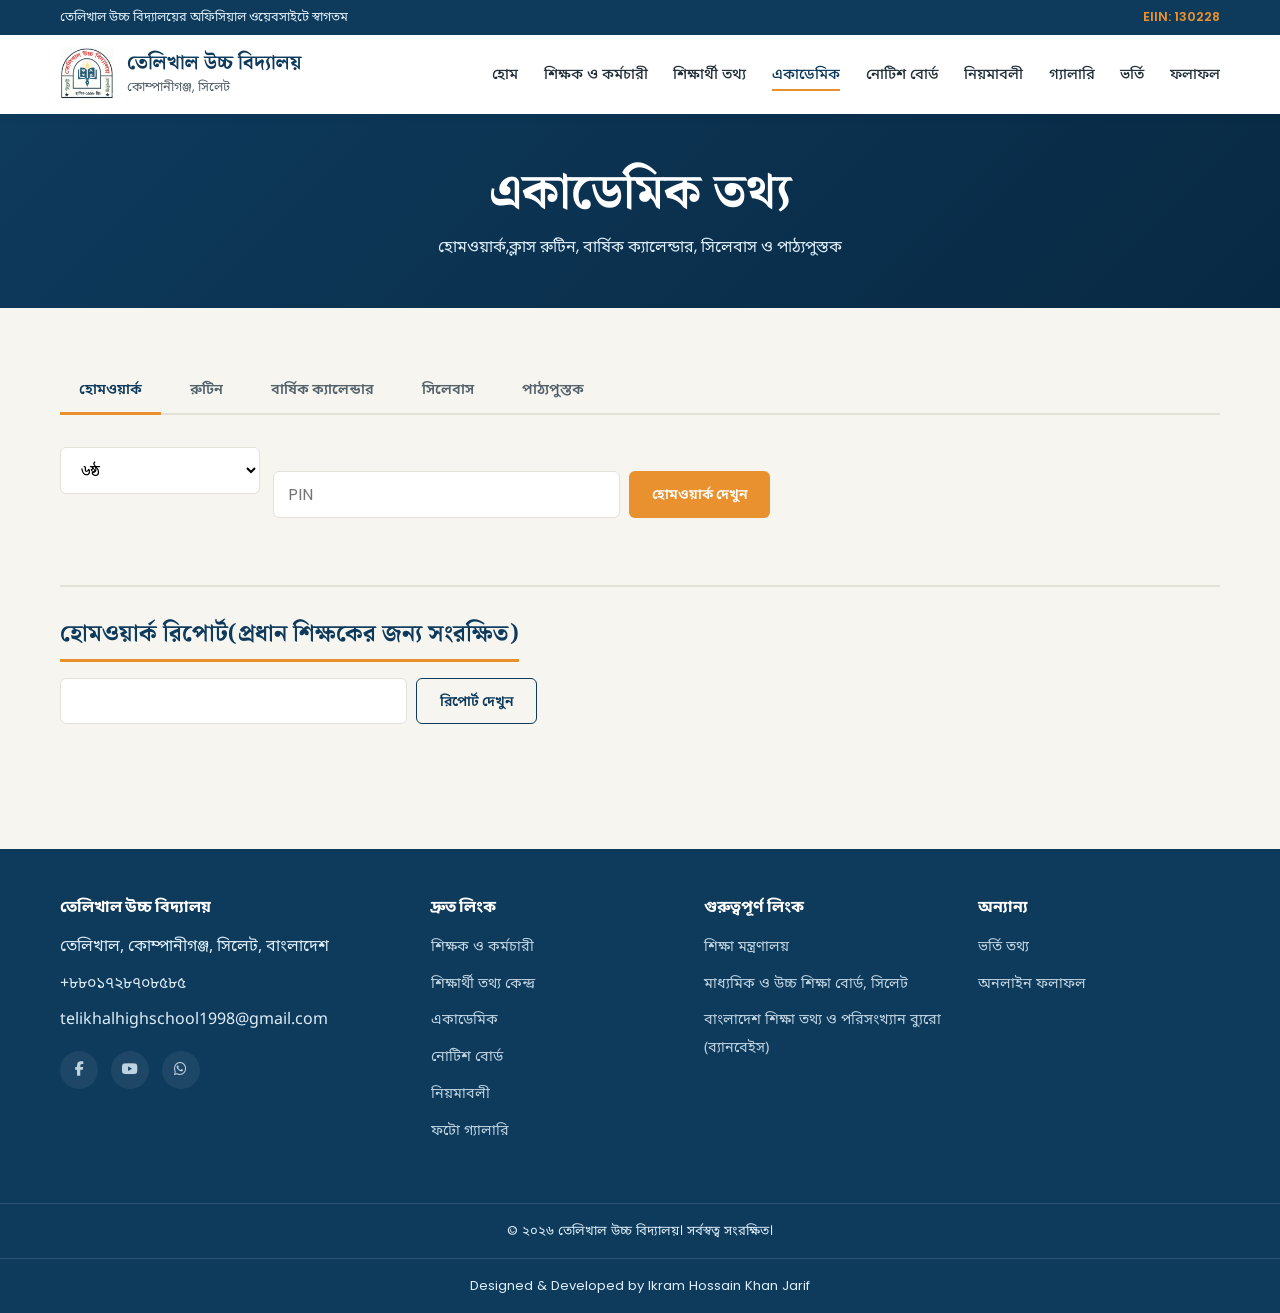
<file: academic.html>
<!DOCTYPE html>
<html lang="bn">
<head>
<meta charset="UTF-8">
<meta name="viewport" content="width=device-width, initial-scale=1.0,viewport-fit=cover">
<meta name="color-scheme" content="light">
<script>
  if (window.matchMedia('(display-mode: standalone)').matches || window.navigator.standalone) {
    document.documentElement.classList.add('pwa-standalone');
  }
</script>
<title>একাডেমিক | তেলিখাল উচ্চ বিদ্যালয়</title>
<meta name="description" content="তেলিখাল উচ্চ বিদ্যালয়ের ক্লাস রুটিন, বার্ষিক ক্যালেন্ডার, সিলেবাস ও পাঠ্যপুস্তক">

<!-- SEO: Canonical URL -->
<link rel="canonical" href="https://tkhs.edu.bd/academic.html">


<meta property="og:type" content="website">
<meta property="og:site_name" content="তেলিখাল উচ্চ বিদ্যালয় | Telikhal High School">
<meta property="og:title" content="একাডেমিক |তেলিখাল উচ্চ বিদ্যালয় | Telikhal High School | কোম্পানীগঞ্জ, সিলেট">
<meta property="og:description" content="তেলিখাল উচ্চ বিদ্যালয়ের ক্লাস রুটিন, বার্ষিক ক্যালেন্ডার, সিলেবাস ও পাঠ্যপুস্তক">
<meta property="og:image" content="https://tkhs.edu.bd/assets/images/logo/school-logo.png">
<meta property="og:url" content="https://tkhs.edu.bd/academic.html">

<!-- SEO: Twitter Card -->
<meta name="twitter:card" content="summary">
<meta name="twitter:title" content="একাডেমিক |তেলিখাল উচ্চ বিদ্যালয় | Telikhal High School">
<meta name="twitter:description" content="তেলিখাল উচ্চ বিদ্যালয়ের ক্লাস রুটিন, বার্ষিক ক্যালেন্ডার, সিলেবাস ও পাঠ্যপুস্তক">
<meta name="twitter:image" content="https://tkhs.edu.bd/assets/images/logo/school-logo.png">

<link rel="icon" href="assets/images/logo/school-logo.png" type="image/png">
<link rel="preconnect" href="https://fonts.googleapis.com">
<link href="https://fonts.googleapis.com/css2?family=Noto+Serif+Bengali:wght@500;600;700&family=Noto+Sans+Bengali:wght@400;500;600;700&family=Poppins:wght@400;500;600;700&display=swap" rel="stylesheet">
<link rel="stylesheet" href="https://cdnjs.cloudflare.com/ajax/libs/font-awesome/6.7.2/css/all.min.css" > 
<link rel="stylesheet" href="assets/css/base.css">
<link rel="stylesheet" href="assets/css/layout.css">
<link rel="stylesheet" href="assets/css/components.css">
<link rel="stylesheet" href="assets/css/pages/teachers.css">
<link rel="stylesheet" href="assets/css/pages/academic.css">
</head>
<body>
<div id="offline-banner" class="offline-banner" style="display:none;">📡 আপনি অফলাইনে আছেন — ইন্টারনেট সংযোগ নিশ্চিত করুন </div>
<div id="ptr-indicator" class="ptr-indicator"><img src="assets/images/logo/school-logo.png" alt=""></div>

<!-- ===================== Header ===================== -->
<header class="site-header">
  <div class="header-top">
    <div class="container">
      <span>তেলিখাল উচ্চ বিদ্যালয়ের অফিসিয়াল ওয়েবসাইটে স্বাগতম</span>
      <span class="eiin school-eiin">EIIN: ...</span>
    </div>
  </div>
  <div class="header-main">
    <div class="container">
      <div class="brand">
        <img class="school-logo" src="assets/images/logo/school-logo.png" alt="স্কুল লোগো" onerror="this.src='https://via.placeholder.com/54x54.png?text=Logo'">
        <div class="brand-name">
          <h1 class="school-name-bn">তেলিখাল উচ্চ বিদ্যালয়</h1>
          <p>কোম্পানীগঞ্জ, সিলেট</p>
        </div>
      </div>
      <nav class="navbar">
        <ul class="nav-list" id="nav-list"></ul>
      </nav>
      <button class="nav-toggle" aria-label="মেনু খুলুন"><span></span><span></span><span></span></button>
    </div>
  </div>
</header>

<!-- ===================== Page Banner ===================== -->
<section class="page-banner">
  <div class="container">
    <h1>একাডেমিক তথ্য</h1>
    <p>হোমওয়ার্ক,ক্লাস রুটিন, বার্ষিক ক্যালেন্ডার, সিলেবাস ও পাঠ্যপুস্তক </p> 
  </div>
</section>

<div class="container">
  <section class="section">

    <!-- Tabs -->
    <div class="academic-tabs">
      <button class="academic-tab-btn active" data-target="panel-homework">হোমওয়ার্ক</button>
      <button class="academic-tab-btn" data-target="panel-routine">রুটিন</button>
      <button class="academic-tab-btn" data-target="panel-calendar">বার্ষিক ক্যালেন্ডার</button>
      <button class="academic-tab-btn" data-target="panel-syllabus">সিলেবাস</button>
      <button class="academic-tab-btn" data-target="panel-textbook">পাঠ্যপুস্তক</button>
    </div>


            <!-- ===== Homework Panel ===== -->
    <div class="academic-panel active" id="panel-homework">

      <!-- ক্লাস-পিন দিয়ে হোমওয়ার্ক দেখা -->
      <form class="homework-gate" id="homework-gate-form">
        <div class="academic-selector">
          <select class="academic-select" id="hw-class" required>
            <option value="৬ষ্ঠ">৬ষ্ঠ</option>
            <option value="৭ম">৭ম</option>
            <option value="৮ম">৮ম</option>
            <option value="৯ম">৯ম</option>
            <option value="১০ম">১০ম</option>
          </select>
          <select class="academic-select" id="hw-group" style="display:none;">
            <option value="বিজ্ঞান">বিজ্ঞান</option>
            <option value="মানবিক">মানবিক</option>
            <option value="ব্যবসায় শিক্ষা">ব্যবসায় শিক্ষা</option>
          </select>
        </div>
        <div class="homework-pin-row">
          <input type="password" id="hw-pin" inputmode="numeric" maxlength="4" placeholder="PIN " required>
          <button type="submit" class="btn btn-primary">হোমওয়ার্ক দেখুন</button>
        </div>
      </form>
      <div class="form-error-box" id="homework-error" style="display:none;"></div>
      <div class="homework-list" id="homework-list-wrap"></div>

      <div class="headteacher-report-section">
        <div class="section-title" style="text-align:left; margin-bottom:1rem;"><h3><span>হোমওয়ার্ক রিপোর্ট(প্রধান শিক্ষকের জন্য সংরক্ষিত)</span></h3></div>
        <form class="homework-gate" id="report-gate-form">
          <div class="homework-pin-row">
            <input type="password" id="report-pin" inputmode="numeric" maxlength="6" required>
            <button type="submit" class="btn btn-outline">রিপোর্ট দেখুন</button>
          </div>
        </form>
        <div class="form-error-box" id="report-error" style="display:none;"></div>
        <div id="report-wrap"></div>
      </div>
    </div>
    
    <!-- ===== Routine Panel ===== -->
    <div class="academic-panel" id="panel-routine">
      <div class="academic-subtabs">
        <button class="academic-subtab-btn active" data-subtarget="subpanel-class-routine">ক্লাস রুটিন</button>
        <button class="academic-subtab-btn" data-subtarget="subpanel-exam-routine">পরীক্ষার রুটিন</button>
      </div>

      <div class="academic-subpanel active" id="subpanel-class-routine">
        <div class="academic-selector" id="routine-selector"></div>
        <div id="routine-link-wrap"></div>
      </div>

      <div class="academic-subpanel" id="subpanel-exam-routine">
        <div class="academic-selector" id="exam-routine-selector"></div>
        <div id="exam-routine-link-wrap"></div>
      </div>
    </div>

    <!-- ===== Calendar Panel ===== -->
    <div class="academic-panel" id="panel-calendar">
      <div id="calendar-pdf-wrap"></div>

      <p class="routine-updated" id="academic-year-label" style="margin-top:2rem;"></p>
      <div class="section-title" style="text-align:left; margin-bottom:1rem;"><h3><span>গুরুত্বপূর্ণ দিন ও ইভেন্ট</span></h3></div>
      <div class="event-list" id="event-list"></div>

      <div class="section-title" style="text-align:left; margin: 2rem 0 1rem;"><h3><span>সাধারণ ছুটির তালিকা</span></h3></div>
      <div class="holiday-grid" id="holiday-grid"></div>
    </div>

    <!-- ===== Syllabus Panel ===== -->
    <div class="academic-panel" id="panel-syllabus">
      <div class="academic-selector" id="syllabus-selector"></div>
      <div class="subject-resource-list" id="syllabus-list-wrap"></div>
    </div>

    <!-- ===== Textbook Panel ===== -->
    <div class="academic-panel" id="panel-textbook">
      <div class="academic-selector" id="textbook-selector"></div>
      <div class="subject-resource-list" id="textbook-list-wrap"></div>
    </div>

  </section>
</div>

<!-- ===================== Footer ===================== -->
<footer class="site-footer">
  <div class="container footer-grid">
    <div>
      <h4 class="school-name-bn">তেলিখাল উচ্চ বিদ্যালয়</h4>
      <ul id="footer-contact"></ul>
      <div class="footer-social" id="footer-social"></div>
    </div>
    <div>
      <h4>দ্রুত লিংক</h4>
      <ul id="footer-quick-links"></ul>
    </div>
    <div>
      <h4>গুরুত্বপূর্ণ লিংক</h4>
      <ul id="footer-important-links"></ul>
    </div>
    <div>
      <h4>অন্যান্য</h4>
      <ul>
        <li><a href="admission.html">ভর্তি তথ্য</a></li>
        <li><a href="result.html">অনলাইন ফলাফল</a></li>
      </ul>
    </div>
  </div>
  <div class="footer-bottom">
    &copy; ২০২৬ তেলিখাল উচ্চ বিদ্যালয়। সর্বস্বত্ব সংরক্ষিত।
  </div>
  <div class="footer-bottom">
 <a href="https://jarif.is-a.dev" target="_blank" rel="noopener noreferrer">Designed & Developed by Ikram Hossain Khan Jarif</a>
  </div>
</footer>

<script type="module" src="assets/js/pages/academic.js"></script>
<script src="assets/js/core/registerSW.js"></script>
<nav class="pwa-tabbar" aria-label="দ্রুত নেভিগেশন">
  <a href="index.html" class="pwa-tab-item"><span>🏠</span><small>হোম</small></a>
  <a href="notices.html" class="pwa-tab-item"><span>📢</span><small>নোটিশ</small></a>
  <a href="academic.html" class="pwa-tab-item"><span>📚</span><small>একাডেমিক</small></a>
  <a href="#" class="pwa-tab-item" id="pwa-menu-toggle"><span>☰</span><small>মেনু</small></a>
</body>
</html>
</file>
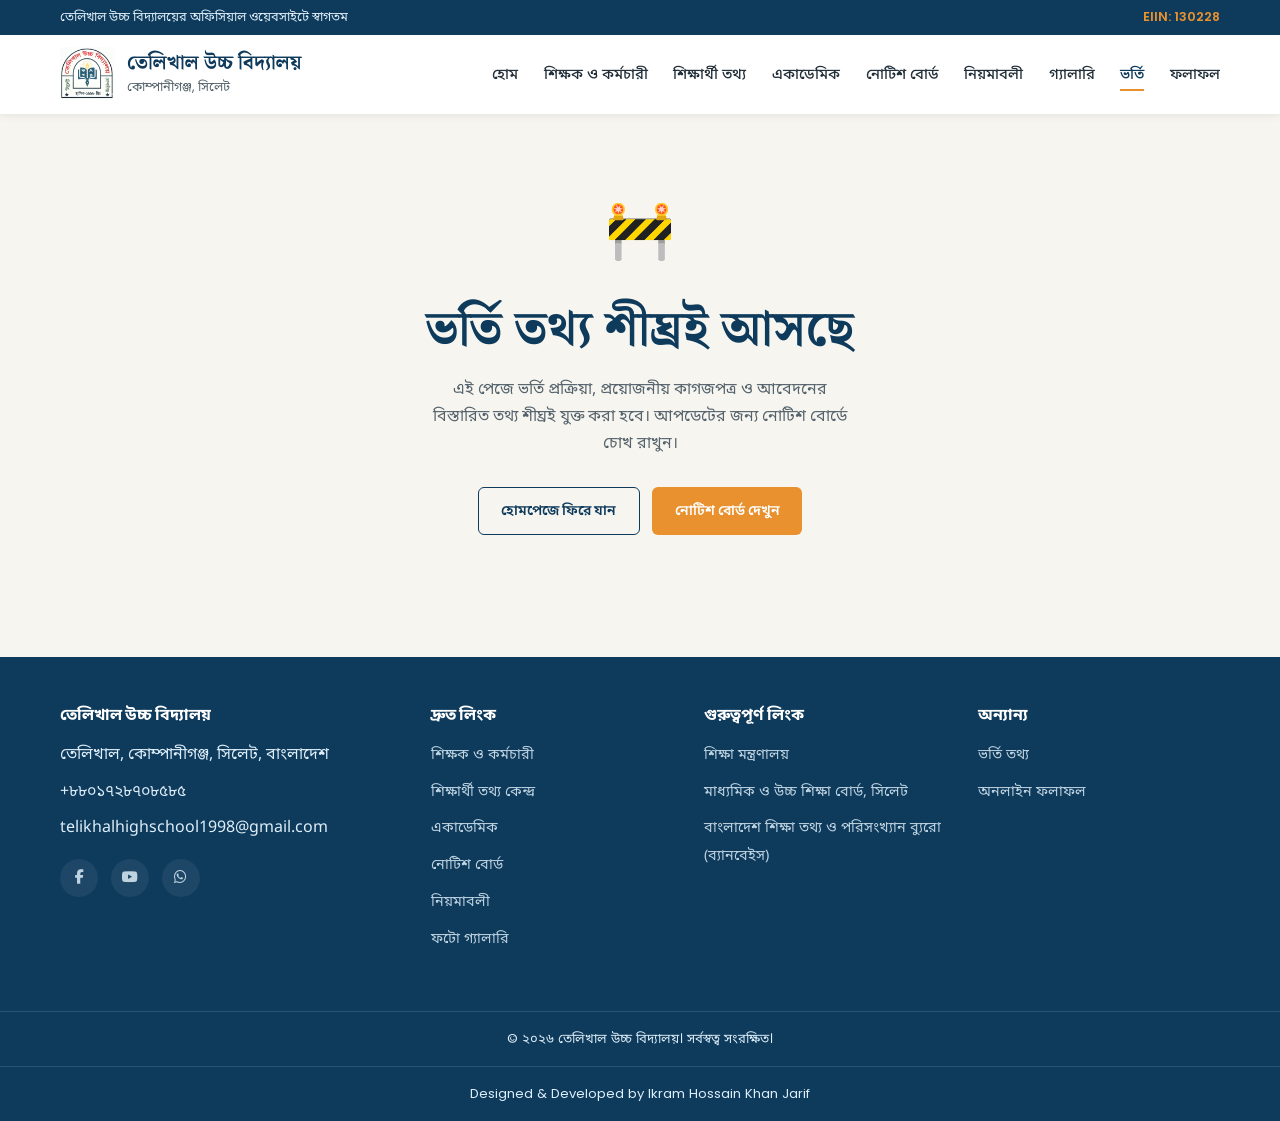
<file: admission.html>
<!DOCTYPE html>
<html lang="bn">
<head>
<meta charset="UTF-8">
<meta name="viewport" content="width=device-width, initial-scale=1.0,viewport-fit=cover">
<meta name="color-scheme" content="light">
<script>
  if (window.matchMedia('(display-mode: standalone)').matches || window.navigator.standalone) {
    document.documentElement.classList.add('pwa-standalone');
  }
</script>
<title>ভর্তি তথ্য | তেলিখাল উচ্চ বিদ্যালয়</title>
<meta name="description" content="তেলিখাল উচ্চ বিদ্যালয়ের ভর্তি সংক্রান্ত তথ্য শীঘ্রই আসছে">

<!-- SEO: Canonical URL -->
<link rel="canonical" href="https://tkhs.edu.bd/admission.html">


<meta property="og:type" content="website">
<meta property="og:site_name" content="তেলিখাল উচ্চ বিদ্যালয় | Telikhal High School">
<meta property="og:title" content="ভর্তি তথ্য |তেলিখাল উচ্চ বিদ্যালয় | Telikhal High School | কোম্পানীগঞ্জ, সিলেট">
<meta property="og:description" content="তেলিখাল উচ্চ বিদ্যালয়ের ভর্তি সংক্রান্ত তথ্য শীঘ্রই আসছে">
<meta property="og:image" content="https://tkhs.edu.bd/assets/images/logo/school-logo.png">
<meta property="og:url" content="https://tkhs.edu.bd/admission.html">

<!-- SEO: Twitter Card -->
<meta name="twitter:card" content="summary">
<meta name="twitter:title" content="ভর্তি তথ্য |তেলিখাল উচ্চ বিদ্যালয় | Telikhal High School">
<meta name="twitter:description" content="তেলিখাল উচ্চ বিদ্যালয়ের ভর্তি সংক্রান্ত তথ্য শীঘ্রই আসছে">
<meta name="twitter:image" content="https://tkhs.edu.bd/assets/images/logo/school-logo.png">

<link rel="icon" href="assets/images/logo/school-logo.png" type="image/png">
<link rel="preconnect" href="https://fonts.googleapis.com">
<link href="https://fonts.googleapis.com/css2?family=Noto+Serif+Bengali:wght@500;600;700&family=Noto+Sans+Bengali:wght@400;500;600;700&family=Poppins:wght@400;500;600;700&display=swap" rel="stylesheet">
<link rel="stylesheet" href="https://cdnjs.cloudflare.com/ajax/libs/font-awesome/6.7.2/css/all.min.css" > 
<link rel="stylesheet" href="assets/css/base.css">
<link rel="stylesheet" href="assets/css/layout.css">
<link rel="stylesheet" href="assets/css/components.css">
<link rel="stylesheet" href="assets/css/pages/coming-soon.css">
</head>
<body>
<div id="offline-banner" class="offline-banner" style="display:none;">📡 আপনি অফলাইনে আছেন — ইন্টারনেট সংযোগ নিশ্চিত করুন </div>
<div id="ptr-indicator" class="ptr-indicator"><img src="assets/images/logo/school-logo.png" alt=""></div>
<!-- ===================== Header ===================== -->
<header class="site-header">
  <div class="header-top">
    <div class="container">
      <span>তেলিখাল উচ্চ বিদ্যালয়ের অফিসিয়াল ওয়েবসাইটে স্বাগতম</span>
      <span class="eiin school-eiin">EIIN: ...</span>
    </div>
  </div>
  <div class="header-main">
    <div class="container">
      <div class="brand">
        <img class="school-logo" src="assets/images/logo/school-logo.png" alt="স্কুল লোগো" onerror="this.src='https://via.placeholder.com/54x54.png?text=Logo'">
        <div class="brand-name">
          <h1 class="school-name-bn">তেলিখাল উচ্চ বিদ্যালয়</h1>
          <p>কোম্পানীগঞ্জ, সিলেট</p>
        </div>
      </div>
      <nav class="navbar">
        <ul class="nav-list" id="nav-list"></ul>
      </nav>
      <button class="nav-toggle" aria-label="মেনু খুলুন"><span></span><span></span><span></span></button>
    </div>
  </div>
</header>

<!-- ===================== Coming Soon ===================== -->
<div class="container">
  <section class="coming-soon-section">
    <div class="coming-soon-icon">🚧</div>
    <h1>ভর্তি তথ্য শীঘ্রই আসছে</h1>
    <p>এই পেজে ভর্তি প্রক্রিয়া, প্রয়োজনীয় কাগজপত্র ও আবেদনের বিস্তারিত তথ্য শীঘ্রই যুক্ত করা হবে। আপডেটের জন্য নোটিশ বোর্ডে চোখ রাখুন।</p>
    <div class="coming-soon-actions">
      <a href="index.html" class="btn btn-outline">হোমপেজে ফিরে যান</a>
      <a href="notices.html" class="btn btn-primary">নোটিশ বোর্ড দেখুন</a>
    </div>
  </section>
</div>

<!-- ===================== Footer ===================== -->
<footer class="site-footer">
  <div class="container footer-grid">
    <div>
      <h4 class="school-name-bn">তেলিখাল উচ্চ বিদ্যালয়</h4>
      <ul id="footer-contact"></ul>
      <div class="footer-social" id="footer-social"></div>
    </div>
    <div>
      <h4>দ্রুত লিংক</h4>
      <ul id="footer-quick-links"></ul>
    </div>
    <div>
      <h4>গুরুত্বপূর্ণ লিংক</h4>
      <ul id="footer-important-links"></ul>
    </div>
    <div>
      <h4>অন্যান্য</h4>
      <ul>
        <li><a href="admission.html">ভর্তি তথ্য</a></li>
        <li><a href="result.html">অনলাইন ফলাফল</a></li>
      </ul>
    </div>
  </div>
  <div class="footer-bottom">
    &copy; ২০২৬ তেলিখাল উচ্চ বিদ্যালয়। সর্বস্বত্ব সংরক্ষিত।
  </div>
  <div class="footer-bottom">
 <a href="https://jarif.is-a.dev" target="_blank" rel="noopener noreferrer">Designed & Developed by Ikram Hossain Khan Jarif</a>
  </div>
</footer>

<script type="module" src="assets/js/pages/coming-soon.js"></script>
<script src="assets/js/core/registerSW.js"></script>
<nav class="pwa-tabbar" aria-label="দ্রুত নেভিগেশন">
  <a href="index.html" class="pwa-tab-item"><span>🏠</span><small>হোম</small></a>
  <a href="notices.html" class="pwa-tab-item"><span>📢</span><small>নোটিশ</small></a>
  <a href="academic.html" class="pwa-tab-item"><span>📚</span><small>একাডেমিক</small></a>
  <a href="#" class="pwa-tab-item" id="pwa-menu-toggle"><span>☰</span><small>মেনু</small></a>
</body>
</html>
</file>
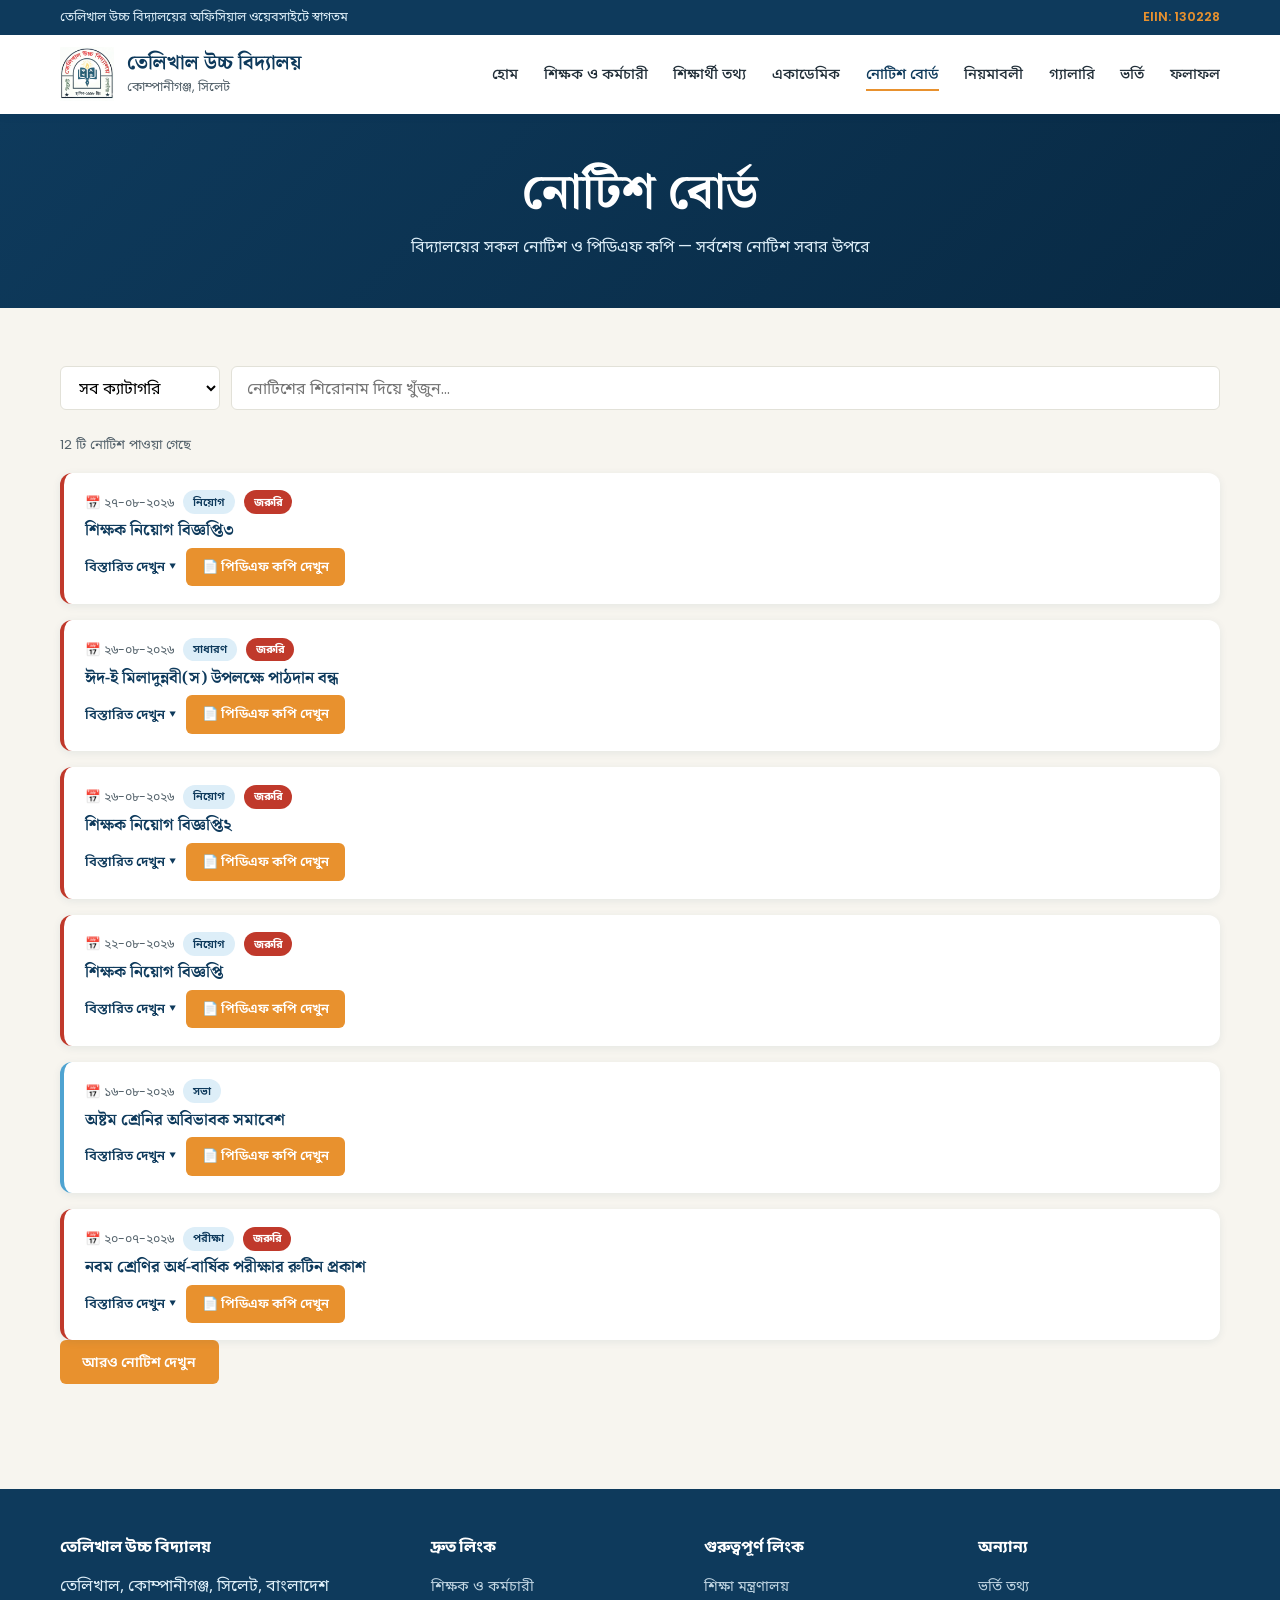
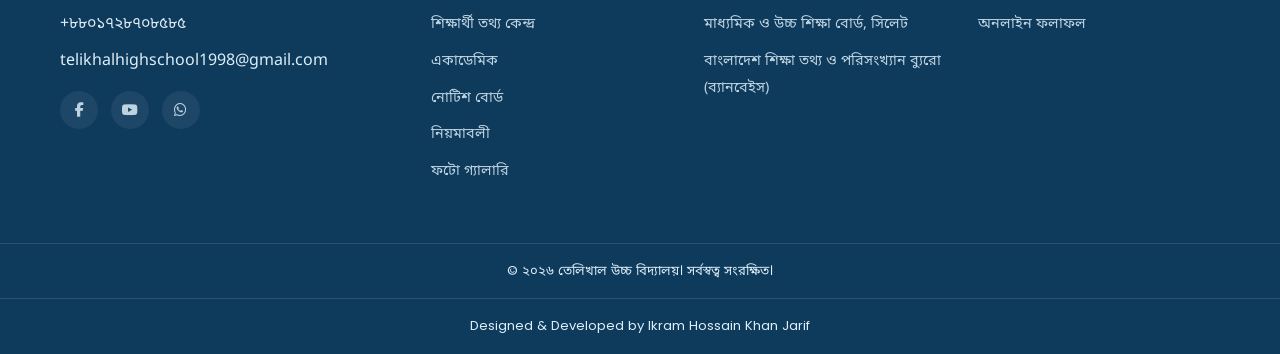
<file: notices.html>
<!DOCTYPE html>
<html lang="bn">
<head>
<meta charset="UTF-8">
<meta name="viewport" content="width=device-width, initial-scale=1.0,viewport-fit=cover">
<meta name="color-scheme" content="light">
<script>
  if (window.matchMedia('(display-mode: standalone)').matches || window.navigator.standalone) {
    document.documentElement.classList.add('pwa-standalone');
  }
</script>
<title>নোটিশ বোর্ড | তেলিখাল উচ্চ বিদ্যালয়</title>
<meta name="description" content="তেলিখাল উচ্চ বিদ্যালয়ের সকল নোটিশ ও পিডিএফ কপি">

<!-- SEO: Canonical URL -->
<link rel="canonical" href="https://tkhs.edu.bd/notices.html">

<meta property="og:type" content="website">
<meta property="og:site_name" content="তেলিখাল উচ্চ বিদ্যালয় | Telikhal High School">
<meta property="og:title" content="নোটিশ বোর্ড |তেলিখাল উচ্চ বিদ্যালয় | Telikhal High School | কোম্পানীগঞ্জ, সিলেট">
<meta property="og:description" content="তেলিখাল উচ্চ বিদ্যালয়ের সকল নোটিশ ও পিডিএফ কপি">
<meta property="og:image" content="https://tkhs.edu.bd/assets/images/logo/school-logo.png">
<meta property="og:url" content="https://tkhs.edu.bd/notices.html">

<!-- SEO: Twitter Card -->
<meta name="twitter:card" content="summary">
<meta name="twitter:title" content="নোটিশ বোর্ড |তেলিখাল উচ্চ বিদ্যালয় | Telikhal High School">
<meta name="twitter:description" content="তেলিখাল উচ্চ বিদ্যালয়ের সকল নোটিশ ও পিডিএফ কপি">
<meta name="twitter:image" content="https://tkhs.edu.bd/assets/images/logo/school-logo.png">

<link rel="icon" href="assets/images/logo/school-logo.png" type="image/png">
<link rel="preconnect" href="https://fonts.googleapis.com">
<link href="https://fonts.googleapis.com/css2?family=Noto+Serif+Bengali:wght@500;600;700&family=Noto+Sans+Bengali:wght@400;500;600;700&family=Poppins:wght@400;500;600;700&display=swap" rel="stylesheet">
<link rel="stylesheet" href="https://cdnjs.cloudflare.com/ajax/libs/font-awesome/6.7.2/css/all.min.css" > 
<link rel="stylesheet" href="assets/css/base.css">
<link rel="stylesheet" href="assets/css/layout.css">
<link rel="stylesheet" href="assets/css/components.css">
<link rel="stylesheet" href="assets/css/pages/teachers.css">
<link rel="stylesheet" href="assets/css/pages/students.css">
<link rel="stylesheet" href="assets/css/pages/notices.css">
</head>
<body>
<div id="offline-banner" class="offline-banner" style="display:none;">📡 আপনি অফলাইনে আছেন — ইন্টারনেট সংযোগ নিশ্চিত করুন </div>
<div id="ptr-indicator" class="ptr-indicator"><img src="assets/images/logo/school-logo.png" alt=""></div>

<!-- ===================== Header ===================== -->
<header class="site-header">
  <div class="header-top">
    <div class="container">
      <span>তেলিখাল উচ্চ বিদ্যালয়ের অফিসিয়াল ওয়েবসাইটে স্বাগতম</span>
      <span class="eiin school-eiin">EIIN: ...</span>
    </div>
  </div>
  <div class="header-main">
    <div class="container">
      <div class="brand">
        <!-- ছবির স্পেসিফিকেশন (লোগো): ফরম্যাট PNG (transparent) অথবা SVG — WebP নয়, কারণ লোগো ছোট ও transparency/sharpness জরুরি
             ডাইমেনশন: 512x512px সোর্স (দেখানো হয় 54x54px এ) | ম্যাক্স সাইজ: ~30-50KB (SVG হলে আরও ছোট) -->
        <img class="school-logo" src="assets/images/logo/school-logo.png" alt="স্কুল লোগো" onerror="this.src='https://via.placeholder.com/54x54.png?text=Logo'">
        <div class="brand-name">
          <h1 class="school-name-bn">তেলিখাল উচ্চ বিদ্যালয়</h1>
          <p>কোম্পানীগঞ্জ, সিলেট</p>
        </div>
      </div>
      <nav class="navbar">
        <ul class="nav-list" id="nav-list"></ul>
      </nav>
      <button class="nav-toggle" aria-label="মেনু খুলুন"><span></span><span></span><span></span></button>
    </div>
  </div>
</header>

<!-- ===================== Page Banner ===================== -->
<section class="page-banner">
  <div class="container">
    <h1>নোটিশ বোর্ড</h1>
    <p>বিদ্যালয়ের সকল নোটিশ ও পিডিএফ কপি — সর্বশেষ নোটিশ সবার উপরে</p>
  </div>
</section>

<div class="container">
  <section class="section">

    <!-- Filter / Search -->
    <div class="notice-filter-bar">
      <select id="filter-category" aria-label="ক্যাটাগরি অনুযায়ী ফিল্টার"></select>
      <input type="search" id="filter-search" placeholder="নোটিশের শিরোনাম দিয়ে খুঁজুন..." aria-label="নোটিশ সার্চ করুন">
    </div>
    <p class="result-count" id="result-count" style="margin-bottom:1rem;"></p>

    <!-- Notice List -->
    <div class="notice-board-list" id="notice-board-list"></div>
    <div class="load-more-wrap" id="load-more-wrap"></div>

  </section>
</div>

<!-- ===================== Footer ===================== -->
<footer class="site-footer">
  <div class="container footer-grid">
    <div>
      <h4 class="school-name-bn">তেলিখাল উচ্চ বিদ্যালয়</h4>
      <ul id="footer-contact"></ul>
      <div class="footer-social" id="footer-social"></div>
    </div>
    <div>
      <h4>দ্রুত লিংক</h4>
      <ul id="footer-quick-links"></ul>
    </div>
    <div>
      <h4>গুরুত্বপূর্ণ লিংক</h4>
      <ul id="footer-important-links"></ul>
    </div>
    <div>
      <h4>অন্যান্য</h4>
      <ul>
        <li><a href="admission.html">ভর্তি তথ্য</a></li>
        <li><a href="result.html">অনলাইন ফলাফল</a></li>
      </ul>
    </div>
  </div>
  <div class="footer-bottom">
    &copy; ২০২৬ তেলিখাল উচ্চ বিদ্যালয়। সর্বস্বত্ব সংরক্ষিত।
  </div>
  <div class="footer-bottom">
 <a href="https://jarif.is-a.dev" target="_blank" rel="noopener noreferrer">Designed & Developed by Ikram Hossain Khan Jarif</a>
  </div>
</footer>

<script type="module" src="assets/js/pages/notices.js"></script>

<script src="assets/js/core/registerSW.js"></script>
<nav class="pwa-tabbar" aria-label="দ্রুত নেভিগেশন">
  <a href="index.html" class="pwa-tab-item"><span>🏠</span><small>হোম</small></a>
  <a href="notices.html" class="pwa-tab-item"><span>📢</span><small>নোটিশ</small></a>
  <a href="academic.html" class="pwa-tab-item"><span>📚</span><small>একাডেমিক</small></a>
  <a href="#" class="pwa-tab-item" id="pwa-menu-toggle"><span>☰</span><small>মেনু</small></a>
</body>
</html>
</file>
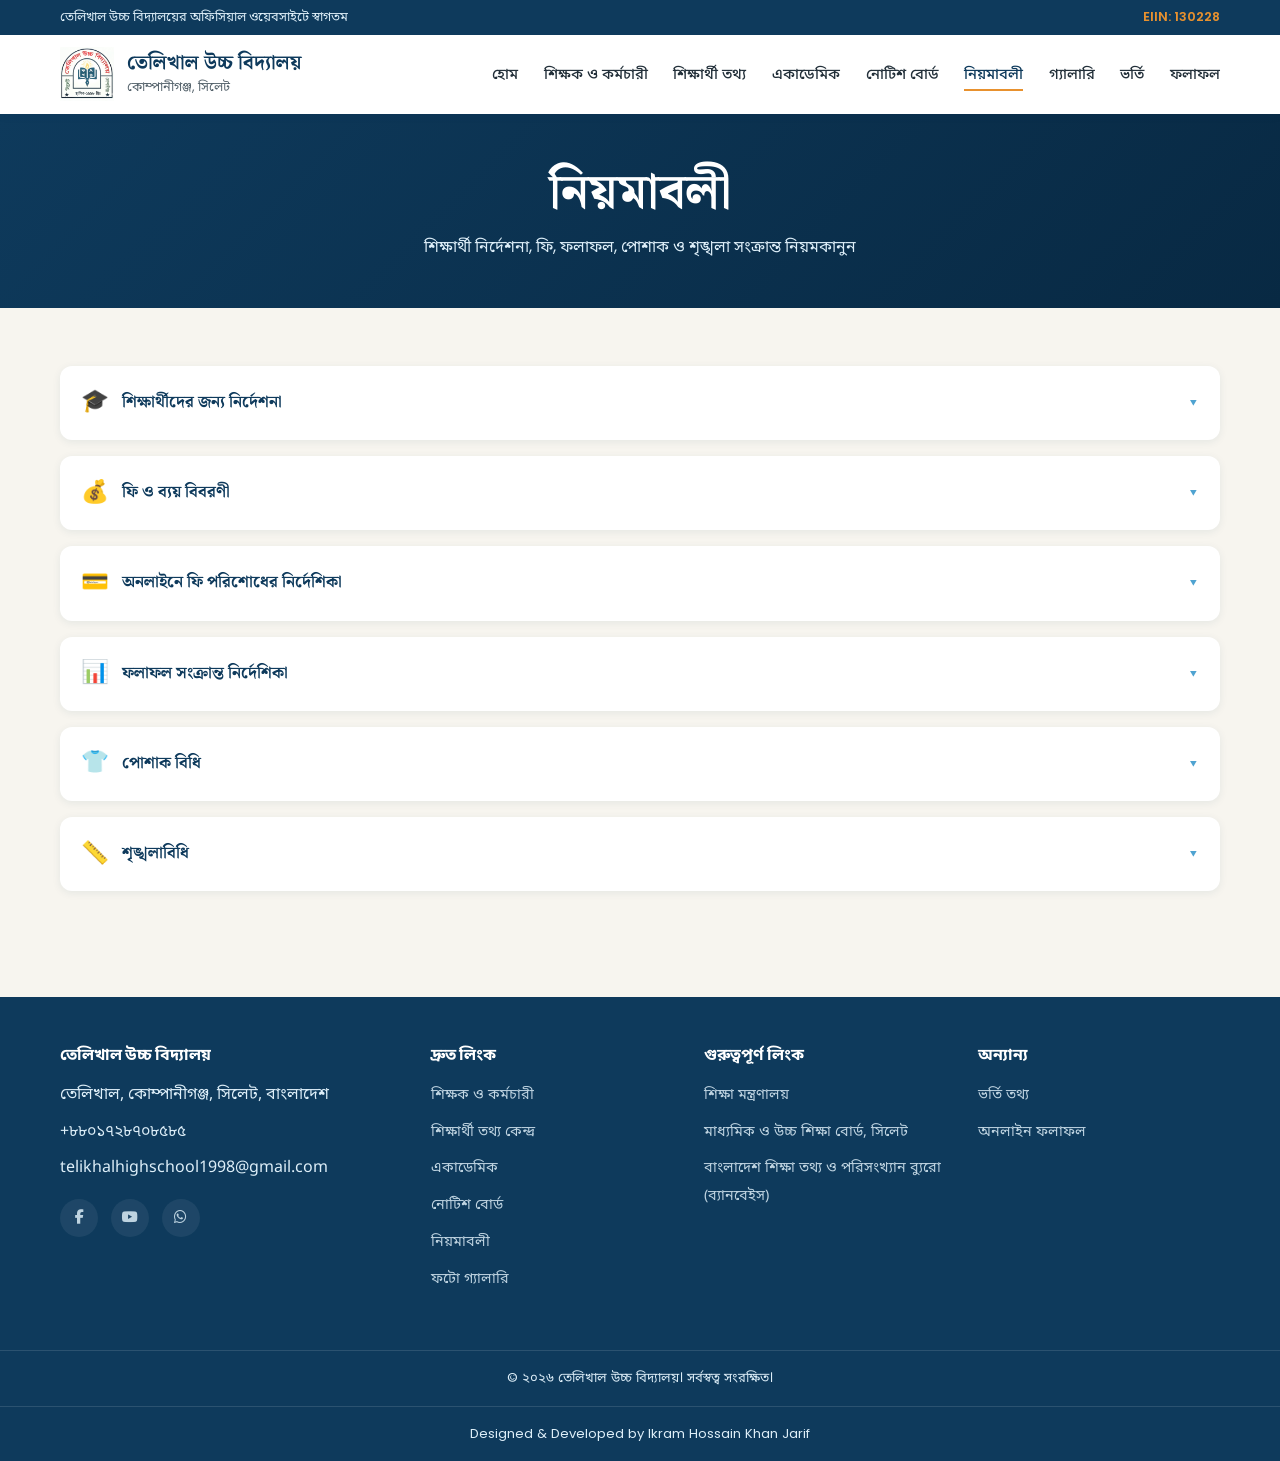
<file: regulations.html>
<!DOCTYPE html>
<html lang="bn">
<head>
<meta charset="UTF-8">
<meta name="viewport" content="width=device-width, initial-scale=1.0,viewport-fit=cover">
<meta name="color-scheme" content="light">
<script>
  if (window.matchMedia('(display-mode: standalone)').matches || window.navigator.standalone) {
    document.documentElement.classList.add('pwa-standalone');
  }
</script>
<title>নিয়মাবলী | তেলিখাল উচ্চ বিদ্যালয় | Telikhal High School </title>
<meta name="description" content="তেলিখাল উচ্চ বিদ্যালয়ের শিক্ষার্থীদের জন্য নির্দেশনা, ফি, ফলাফল, পোশাক ও শৃঙ্খলা সংক্রান্ত নিয়মাবলী">

<!-- SEO: Canonical URL -->
<link rel="canonical" href="https://tkhs.edu.bd/regulations.html">


<meta property="og:type" content="website">
<meta property="og:site_name" content="তেলিখাল উচ্চ বিদ্যালয় | Telikhal High School">
<meta property="og:title" content="নিয়মাবলী | তেলিখাল উচ্চ বিদ্যালয় | Telikhal High School | কোম্পানীগঞ্জ, সিলেট">
<meta property="og:description" content="তেলিখাল উচ্চ বিদ্যালয়, কোম্পানীগঞ্জ, সিলেট — শিক্ষার্থীদের জন্য নির্দেশনা, ফি, ফলাফল, পোশাক ও শৃঙ্খলা সংক্রান্ত নিয়মাবলী">
<meta property="og:image" content="https://tkhs.edu.bd/assets/images/logo/school-logo.png">
<meta property="og:url" content="https://tkhs.edu.bd/regulations.html">

<!-- SEO: Twitter Card -->
<meta name="twitter:card" content="summary">
<meta name="twitter:title" content="নিয়মাবলী | তেলিখাল উচ্চ বিদ্যালয় | Telikhal High School">
<meta name="twitter:description" content="তেলিখাল উচ্চ বিদ্যালয়, কোম্পানীগঞ্জ, সিলেট — শিক্ষার্থীদের জন্য নির্দেশনা, ফি, ফলাফল, পোশাক ও শৃঙ্খলা সংক্রান্ত নিয়মাবলী">
<meta name="twitter:image" content="https://tkhs.edu.bd/assets/images/logo/school-logo.png">

<link rel="icon" href="assets/images/logo/school-logo.png" type="image/png">
<link rel="preconnect" href="https://fonts.googleapis.com">
<link href="https://fonts.googleapis.com/css2?family=Noto+Serif+Bengali:wght@500;600;700&family=Noto+Sans+Bengali:wght@400;500;600;700&family=Poppins:wght@400;500;600;700&display=swap" rel="stylesheet">
<link rel="stylesheet" href="https://cdnjs.cloudflare.com/ajax/libs/font-awesome/6.7.2/css/all.min.css" > 
<link rel="stylesheet" href="assets/css/base.css">
<link rel="stylesheet" href="assets/css/layout.css">
<link rel="stylesheet" href="assets/css/components.css">
<link rel="stylesheet" href="assets/css/pages/teachers.css">
<link rel="stylesheet" href="assets/css/pages/regulations.css">
</head>
<body>
<div id="offline-banner" class="offline-banner" style="display:none;">📡 আপনি অফলাইনে আছেন — ইন্টারনেট সংযোগ নিশ্চিত করুন </div>
<div id="ptr-indicator" class="ptr-indicator"><img src="assets/images/logo/school-logo.png" alt=""></div>

<!-- ===================== Header ===================== -->
<header class="site-header">
  <div class="header-top">
    <div class="container">
      <span>তেলিখাল উচ্চ বিদ্যালয়ের অফিসিয়াল ওয়েবসাইটে স্বাগতম </span>
      <span class="eiin school-eiin">EIIN: ...</span>
    </div>
  </div>
  <div class="header-main">
    <div class="container">
      <div class="brand">
        <img class="school-logo" src="assets/images/logo/school-logo.png" alt="স্কুল লোগো" onerror="this.src='https://via.placeholder.com/54x54.png?text=Logo'">
        <div class="brand-name">
          <h1 class="school-name-bn">তেলিখাল উচ্চ বিদ্যালয়</h1>
          <p>কোম্পানীগঞ্জ, সিলেট</p>
        </div>
      </div>
      <nav class="navbar">
        <ul class="nav-list" id="nav-list"></ul>
      </nav>
      <button class="nav-toggle" aria-label="মেনু খুলুন"><span></span><span></span><span></span></button>
    </div>
  </div>
</header>

<!-- ===================== Page Banner ===================== -->
<section class="page-banner">
  <div class="container">
    <h1>নিয়মাবলী</h1>
    <p>শিক্ষার্থী নির্দেশনা, ফি, ফলাফল, পোশাক ও শৃঙ্খলা সংক্রান্ত নিয়মকানুন</p>
  </div>
</section>

<div class="container">
  <section class="section">
    <div class="regulation-list" id="regulation-list"></div>
  </section>
</div>

<!-- ===================== Footer ===================== -->
<footer class="site-footer">
  <div class="container footer-grid">
    <div>
      <h4 class="school-name-bn">তেলিখাল উচ্চ বিদ্যালয়</h4>
      <ul id="footer-contact"></ul>
      <div class="footer-social" id="footer-social"></div>
    </div>
    <div>
      <h4>দ্রুত লিংক</h4>
      <ul id="footer-quick-links"></ul>
    </div>
    <div>
      <h4>গুরুত্বপূর্ণ লিংক</h4>
      <ul id="footer-important-links"></ul>
    </div>
    <div>
      <h4>অন্যান্য</h4>
      <ul>
        <li><a href="admission.html">ভর্তি তথ্য</a></li>
        <li><a href="result.html">অনলাইন ফলাফল</a></li>
      </ul>
    </div>
  </div>
  <div class="footer-bottom">
    &copy; ২০২৬ তেলিখাল উচ্চ বিদ্যালয়। সর্বস্বত্ব সংরক্ষিত।
  </div>
    <div class="footer-bottom">
 <a href="https://jarif.is-a.dev" target="_blank" rel="noopener noreferrer">Designed & Developed by Ikram Hossain Khan Jarif</a>
  </div>
</footer>

<script type="module" src="assets/js/pages/regulations.js"></script>
<script src="assets/js/core/registerSW.js"></script>
<nav class="pwa-tabbar" aria-label="দ্রুত নেভিগেশন">
  <a href="index.html" class="pwa-tab-item"><span>🏠</span><small>হোম</small></a>
  <a href="notices.html" class="pwa-tab-item"><span>📢</span><small>নোটিশ</small></a>
  <a href="academic.html" class="pwa-tab-item"><span>📚</span><small>একাডেমিক</small></a>
  <a href="#" class="pwa-tab-item" id="pwa-menu-toggle"><span>☰</span><small>মেনু</small></a>
</body>
</html>
</file>
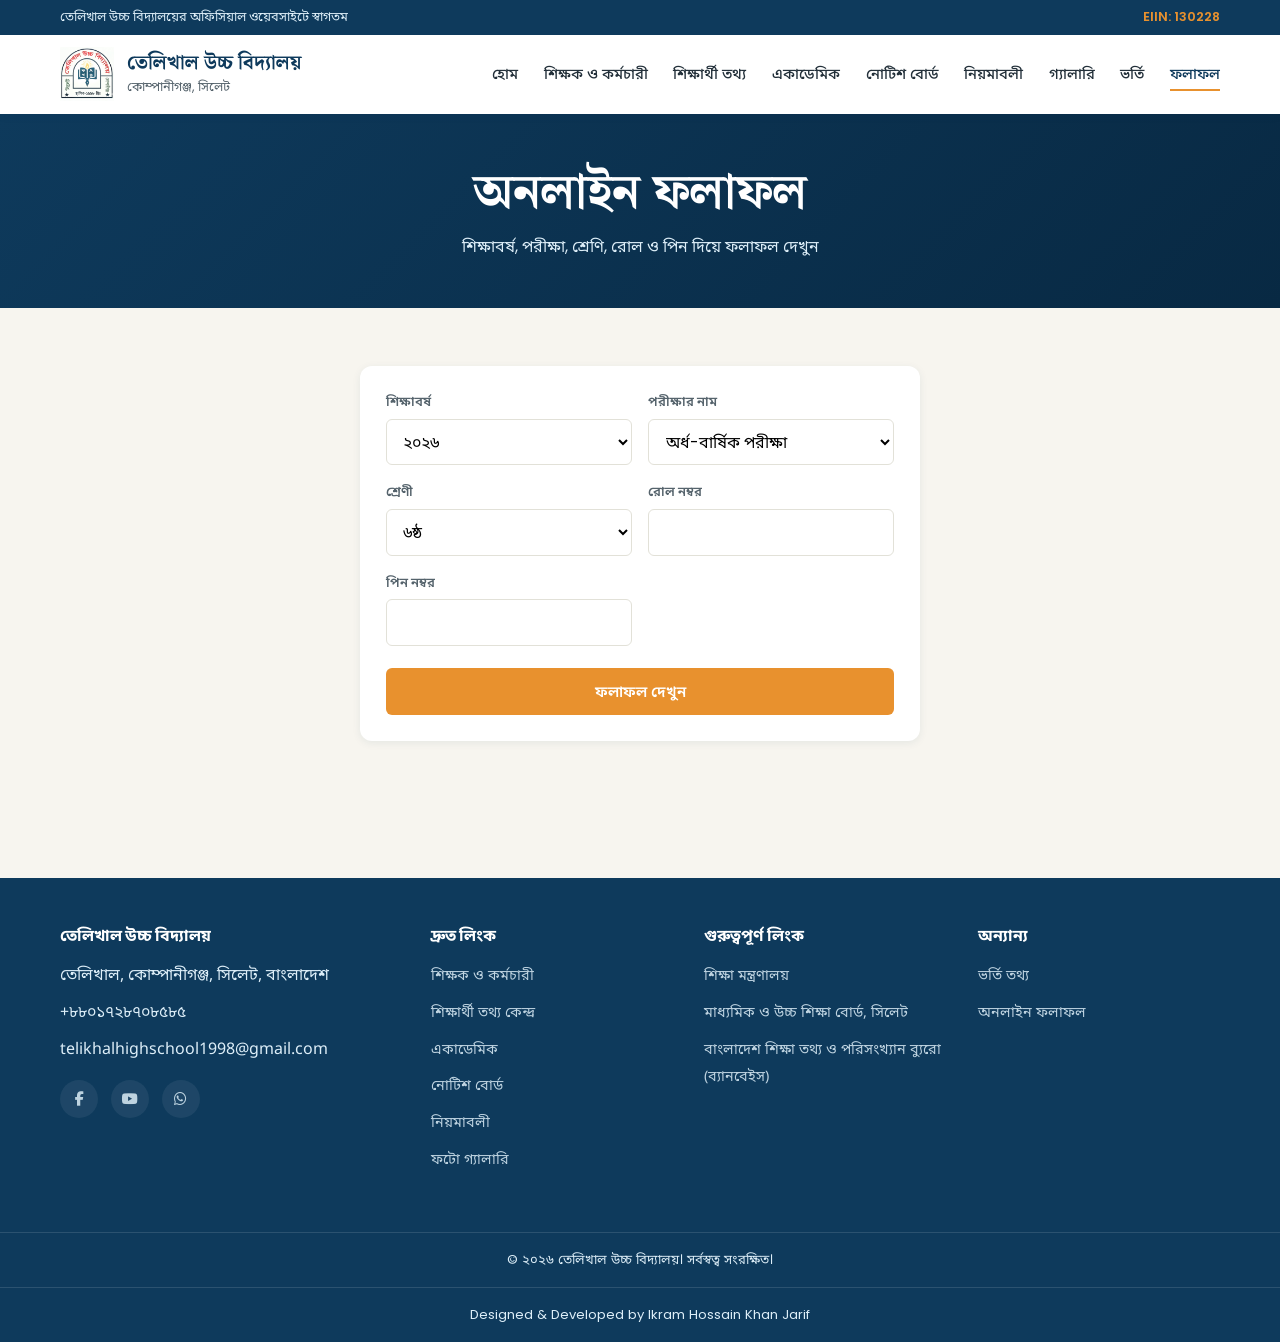
<file: result.html>
<!DOCTYPE html>
<html lang="bn">
<head>
<meta charset="UTF-8">
<meta name="viewport" content="width=device-width, initial-scale=1.0,viewport-fit=cover">
<meta name="color-scheme" content="light">
<script>
  if (window.matchMedia('(display-mode: standalone)').matches || window.navigator.standalone) {
    document.documentElement.classList.add('pwa-standalone');
  }
</script>
<title>অনলাইন ফলাফল | তেলিখাল উচ্চ বিদ্যালয়</title>
<meta name="description" content="তেলিখাল উচ্চ বিদ্যালয়ের শিক্ষার্থীদের পরীক্ষার ফলাফল">

<!-- SEO: Canonical URL -->
<link rel="canonical" href="https://tkhs.edu.bd/result.html">

<meta property="og:type" content="website">
<meta property="og:site_name" content="তেলিখাল উচ্চ বিদ্যালয় | Telikhal High School">
<meta property="og:title" content="অনলাইন ফলাফল | তেলিখাল উচ্চ বিদ্যালয় | Telikhal High School | কোম্পানীগঞ্জ, সিলেট">
<meta property="og:description" content="তেলিখাল উচ্চ বিদ্যালয়ের শিক্ষার্থীদের পরীক্ষার ফলাফল">
<meta property="og:image" content="https://tkhs.edu.bd/assets/images/logo/school-logo.png">
<meta property="og:url" content="https://tkhs.edu.bd/result.html">

<!-- SEO: Twitter Card -->
<meta name="twitter:card" content="summary">
<meta name="twitter:title" content="অনলাইন ফলাফল | তেলিখাল উচ্চ বিদ্যালয় | Telikhal High School">
<meta name="twitter:description" content="তেলিখাল উচ্চ বিদ্যালয়ের শিক্ষার্থীদের পরীক্ষার ফলাফল">
<meta name="twitter:image" content="https://tkhs.edu.bd/assets/images/logo/school-logo.png">

<link rel="icon" href="assets/images/logo/school-logo.png" type="image/png">
<link rel="preconnect" href="https://fonts.googleapis.com">
<link href="https://fonts.googleapis.com/css2?family=Noto+Serif+Bengali:wght@500;600;700&family=Noto+Sans+Bengali:wght@400;500;600;700&family=Poppins:wght@400;500;600;700&display=swap" rel="stylesheet">
<link rel="stylesheet" href="https://cdnjs.cloudflare.com/ajax/libs/font-awesome/6.7.2/css/all.min.css" >
<link rel="stylesheet" href="assets/css/base.css">
<link rel="stylesheet" href="assets/css/layout.css">
<link rel="stylesheet" href="assets/css/components.css">
<link rel="stylesheet" href="assets/css/pages/teachers.css">
<link rel="stylesheet" href="assets/css/pages/result.css">
</head>
<body>
<div id="offline-banner" class="offline-banner" style="display:none;">📡 আপনি অফলাইনে আছেন — ইন্টারনেট সংযোগ নিশ্চিত করুন </div>
<div id="ptr-indicator" class="ptr-indicator"><img src="assets/images/logo/school-logo.png" alt=""></div>

<!-- ===================== Header ===================== -->
<header class="site-header">
  <div class="header-top">
    <div class="container">
      <span>তেলিখাল উচ্চ বিদ্যালয়ের অফিসিয়াল ওয়েবসাইটে স্বাগতম </span>
      <span class="eiin school-eiin">EIIN: ...</span>
    </div>
  </div>
  <div class="header-main">
    <div class="container">
      <div class="brand">
        <img class="school-logo" src="assets/images/logo/school-logo.png" alt="স্কুল লোগো" onerror="this.src='https://via.placeholder.com/54x54.png?text=Logo'">
        <div class="brand-name">
          <h1 class="school-name-bn">তেলিখাল উচ্চ বিদ্যালয়</h1>
          <p>কোম্পানীগঞ্জ, সিলেট</p>
        </div>
      </div>
      <nav class="navbar">
        <ul class="nav-list" id="nav-list"></ul>
      </nav>
      <button class="nav-toggle" aria-label="মেনু খুলুন"><span></span><span></span><span></span></button>
    </div>
  </div>
</header>

<!-- ===================== Page Banner ===================== -->
<section class="page-banner">
  <div class="container">
    <h1>অনলাইন ফলাফল</h1>
    <p>শিক্ষাবর্ষ, পরীক্ষা, শ্রেণি, রোল ও পিন দিয়ে ফলাফল দেখুন</p>
  </div>
</section>

<div class="container">
  <section class="section">

    <!-- ===== Search Form ===== -->
    <form class="result-search-card" id="result-search-form">
      <div class="result-form-grid">
        <div>
          <label for="rf-year">শিক্ষাবর্ষ</label>
          <select id="rf-year" required>
            <option value="2026">২০২৬</option>
            <option value="2025">২০২৫</option>
          </select>
        </div>
        <div>
          <label for="rf-exam">পরীক্ষার নাম</label>
          <select id="rf-exam" required>
            <option value="অর্ধ-বার্ষিক পরীক্ষা">অর্ধ-বার্ষিক পরীক্ষা</option>
            <option value="নির্বাচনী পরীক্ষা">নির্বাচনী পরীক্ষা</option>
            <option value="বার্ষিক পরীক্ষা">বার্ষিক পরীক্ষা</option>
            <option value="প্রাক-নির্বাচনী পরীক্ষা">প্রাক-নির্বাচনী পরীক্ষা</option>
          </select>
        </div>
        <div>
          <label for="rf-class">শ্রেণী</label>
          <select id="rf-class" required>
            <option value="৬ষ্ঠ">৬ষ্ঠ</option>
            <option value="৭ম">৭ম</option>
            <option value="৮ম">৮ম</option>
            <option value="৯ম">৯ম</option>
            <option value="১০ম">১০ম</option>
          </select>
        </div>
        <div id="rf-group-field">
          <label for="rf-group">বিভাগ</label>
          <select id="rf-group">
            <option value="বিজ্ঞান">বিজ্ঞান</option>
            <option value="মানবিক">মানবিক</option>
            <option value="ব্যবসায় শিক্ষা">ব্যবসায় শিক্ষা</option>
          </select>
        </div>
        <div>
          <label for="rf-roll">রোল নম্বর</label>
          <input type="text" id="rf-roll" inputmode="numeric" required>
        </div>
        <div>
          <label for="rf-pin">পিন নম্বর</label>
          <input type="password" id="rf-pin" inputmode="numeric" required>
        </div>
      </div>

      <button type="submit" class="btn btn-primary result-submit-btn" id="result-submit-btn">ফলাফল দেখুন</button>
    </form>

    <!-- ===== Error / Marksheet ===== -->
    <div class="result-error" id="result-error" style="display:none;"></div>
    <div id="marksheet-wrap"></div>

  </section>
</div>

<!-- ===================== Footer ===================== -->
<footer class="site-footer">
  <div class="container footer-grid">
    <div>
      <h4 class="school-name-bn">তেলিখাল উচ্চ বিদ্যালয়</h4>
      <ul id="footer-contact"></ul>
      <div class="footer-social" id="footer-social"></div>
    </div>
    <div>
      <h4>দ্রুত লিংক</h4>
      <ul id="footer-quick-links"></ul>
    </div>
    <div>
      <h4>গুরুত্বপূর্ণ লিংক</h4>
      <ul id="footer-important-links"></ul>
    </div>
    <div>
      <h4>অন্যান্য</h4>
      <ul>
        <li><a href="admission.html">ভর্তি তথ্য</a></li>
        <li><a href="result.html">অনলাইন ফলাফল</a></li>
      </ul>
    </div>
  </div>
  <div class="footer-bottom">
    &copy; ২০২৬ তেলিখাল উচ্চ বিদ্যালয়। সর্বস্বত্ব সংরক্ষিত।
  </div>
   <div class="footer-bottom">
 <a href="https://jarif.is-a.dev" target="_blank" rel="noopener noreferrer">Designed & Developed by Ikram Hossain Khan Jarif</a>
  </div>
</footer>

<script type="module" src="assets/js/pages/result.js"></script>

<script src="assets/js/core/registerSW.js"></script>
<nav class="pwa-tabbar" aria-label="দ্রুত নেভিগেশন">
  <a href="index.html" class="pwa-tab-item"><span>🏠</span><small>হোম</small></a>
  <a href="notices.html" class="pwa-tab-item"><span>📢</span><small>নোটিশ</small></a>
  <a href="academic.html" class="pwa-tab-item"><span>📚</span><small>একাডেমিক</small></a>
  <a href="#" class="pwa-tab-item" id="pwa-menu-toggle"><span>☰</span><small>মেনু</small></a>
</body>
</html>
</file>
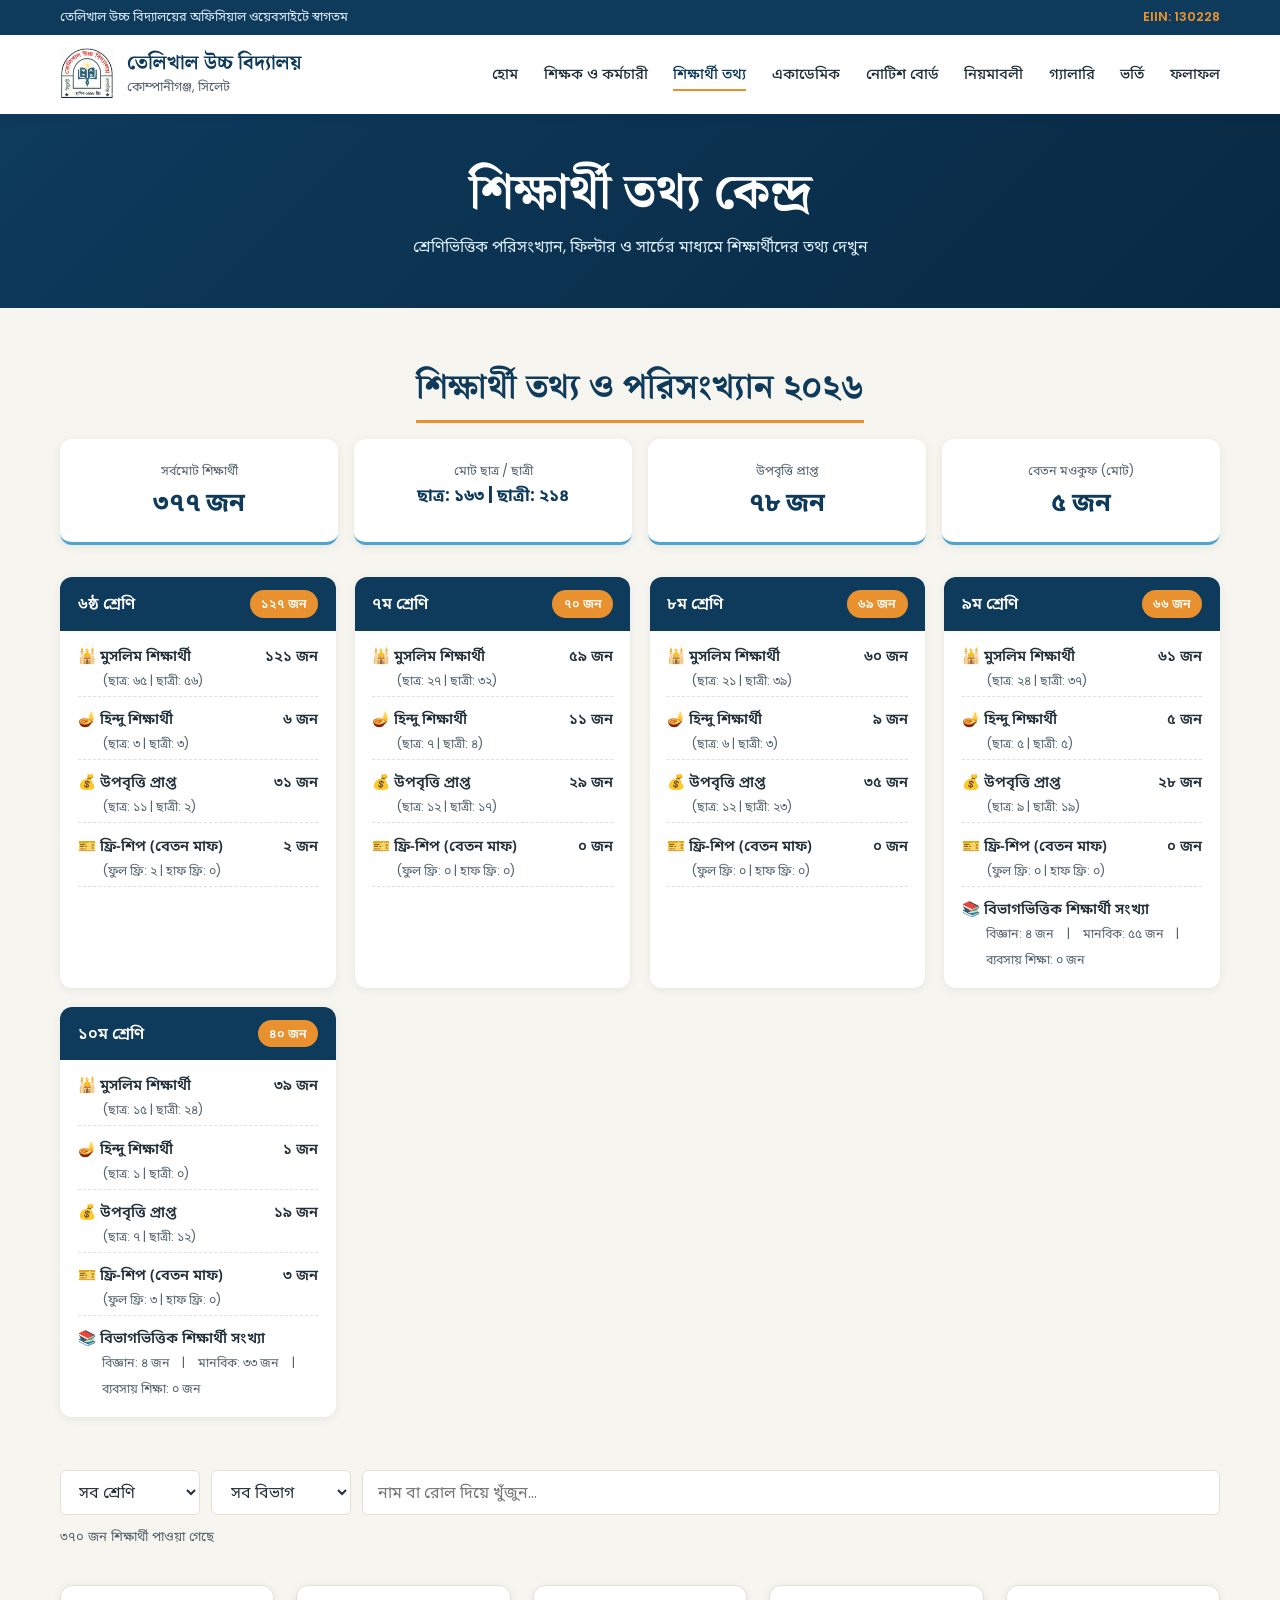
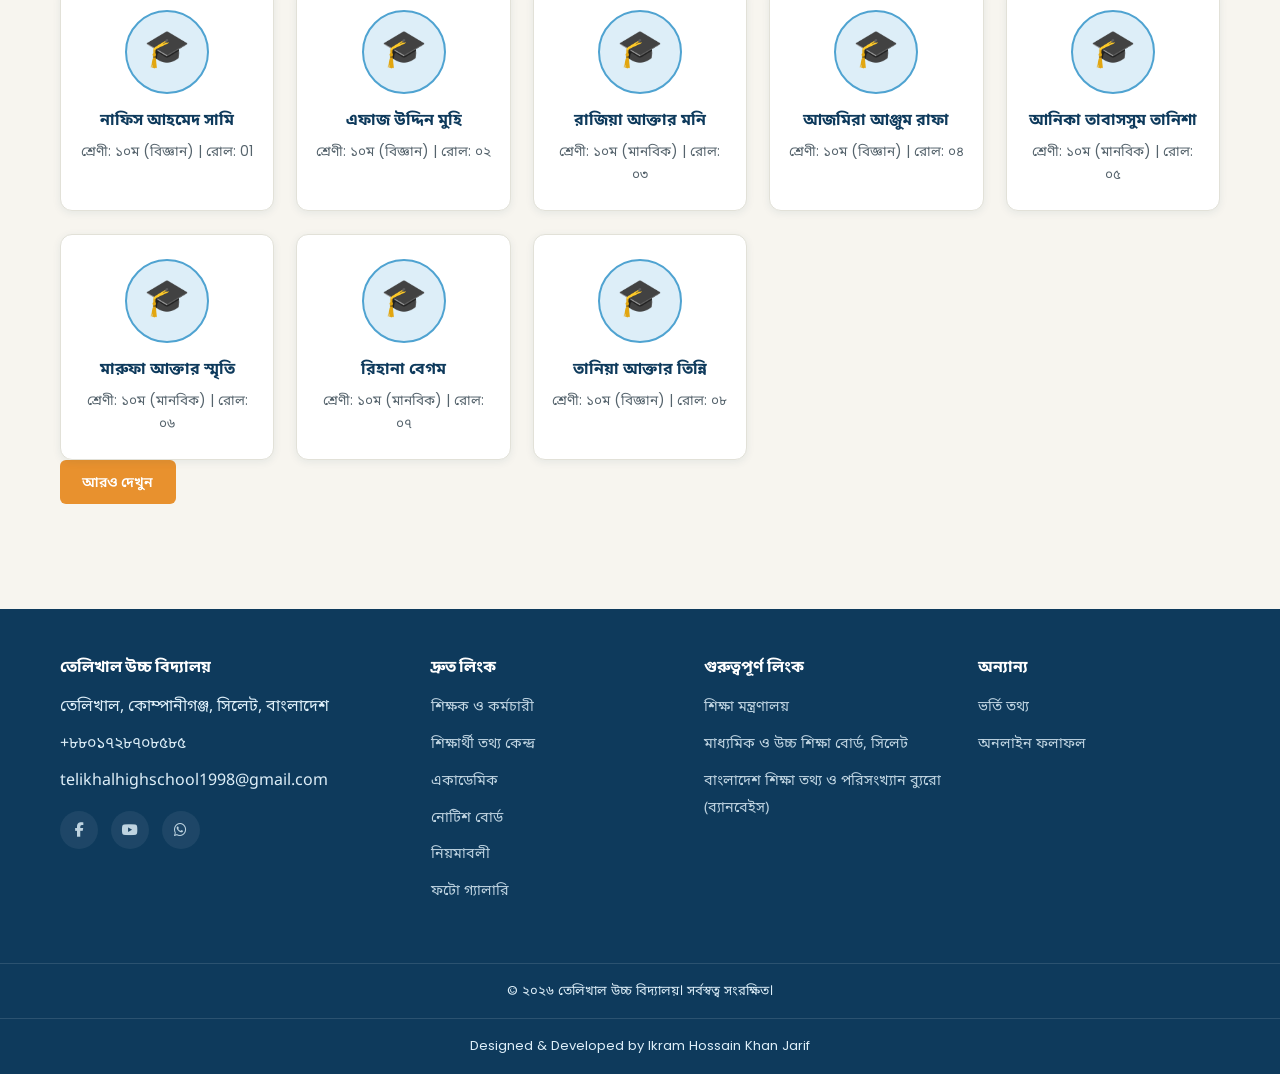
<file: students.html>
<!DOCTYPE html>
<html lang="bn">
<head>
<meta charset="UTF-8">
<meta name="viewport" content="width=device-width, initial-scale=1.0,viewport-fit=cover">
<meta name="color-scheme" content="light">
<script>
  if (window.matchMedia('(display-mode: standalone)').matches || window.navigator.standalone) {
    document.documentElement.classList.add('pwa-standalone');
  }
</script>
<title>শিক্ষার্থী তথ্য কেন্দ্র | তেলিখাল উচ্চ বিদ্যালয়</title>
<meta name="description" content="তেলিখাল উচ্চ বিদ্যালয়ের শিক্ষার্থীদের তথ্য, শ্রেণিভিত্তিক পরিসংখ্যান ও সার্চ">

<!-- SEO: Canonical URL -->
<link rel="canonical" href="https://tkhs.edu.bd/students.html">

<!-- SEO: Open Graph (ফেসবুক/হোয়াটসঅ্যাপে শেয়ার করলে প্রিভিউ দেখাবে) -->
<meta property="og:type" content="website">
<meta property="og:site_name" content="তেলিখাল উচ্চ বিদ্যালয় | Telikhal High School">
<meta property="og:title" content="শিক্ষার্থী তথ্য কেন্দ্র |তেলিখাল উচ্চ বিদ্যালয় | Telikhal High School | কোম্পানীগঞ্জ, সিলেট">
<meta property="og:description" content="তেলিখাল উচ্চ বিদ্যালয়ের শিক্ষার্থীদের তথ্য, শ্রেণিভিত্তিক পরিসংখ্যান ও সার্চ">
<meta property="og:image" content="https://tkhs.edu.bd/assets/images/logo/school-logo.png">
<meta property="og:url" content="https://tkhs.edu.bd/students.html">

<!-- SEO: Twitter Card --> 
<meta name="twitter:card" content="summary">
<meta name="twitter:title" content="শিক্ষার্থী তথ্য কেন্দ্র |তেলিখাল উচ্চ বিদ্যালয় | Telikhal High School">
<meta name="twitter:description" content="তেলিখাল উচ্চ বিদ্যালয়ের শিক্ষার্থীদের তথ্য, শ্রেণিভিত্তিক পরিসংখ্যান ও সার্চ">
<meta name="twitter:image" content="https://tkhs.edu.bd/assets/images/logo/school-logo.png">

<link rel="icon" href="assets/images/logo/school-logo.png" type="image/png">
<link rel="preconnect" href="https://fonts.googleapis.com">
<link href="https://fonts.googleapis.com/css2?family=Noto+Serif+Bengali:wght@500;600;700&family=Noto+Sans+Bengali:wght@400;500;600;700&family=Poppins:wght@400;500;600;700&display=swap" rel="stylesheet">
<link rel="stylesheet" href="https://cdnjs.cloudflare.com/ajax/libs/font-awesome/6.7.2/css/all.min.css" >
<link rel="stylesheet" href="assets/css/base.css">
<link rel="stylesheet" href="assets/css/layout.css">
<link rel="stylesheet" href="assets/css/components.css">
<link rel="stylesheet" href="assets/css/pages/teachers.css">
<link rel="stylesheet" href="assets/css/pages/students.css">
</head>
<body>
<div id="offline-banner" class="offline-banner" style="display:none;">📡 আপনি অফলাইনে আছেন — ইন্টারনেট সংযোগ নিশ্চিত করুন </div>
<div id="ptr-indicator" class="ptr-indicator"><img src="assets/images/logo/school-logo.png" alt=""></div>
<!-- ===================== Header ===================== -->
<header class="site-header">
  <div class="header-top">
    <div class="container">
      <span>তেলিখাল উচ্চ বিদ্যালয়ের অফিসিয়াল ওয়েবসাইটে স্বাগতম</span>
      <span class="eiin school-eiin">EIIN: ...</span>
    </div>
  </div>
  <div class="header-main">
    <div class="container">
      <div class="brand">
        <!-- ছবির স্পেসিফিকেশন (লোগো): ফরম্যাট PNG (transparent) অথবা SVG — WebP নয়, কারণ লোগো ছোট ও transparency/sharpness জরুরি
             ডাইমেনশন: 512x512px সোর্স (দেখানো হয় 54x54px এ) | ম্যাক্স সাইজ: ~30-50KB (SVG হলে আরও ছোট) -->
        <img class="school-logo" src="assets/images/logo/school-logo.png" alt="স্কুল লোগো" onerror="this.src='https://via.placeholder.com/54x54.png?text=Logo'">
        <div class="brand-name">
          <h1 class="school-name-bn">তেলিখাল উচ্চ বিদ্যালয়</h1>
          <p>কোম্পানীগঞ্জ, সিলেট</p>
        </div>
      </div>
      <nav class="navbar">
        <ul class="nav-list" id="nav-list"></ul>
      </nav>
      <button class="nav-toggle" aria-label="মেনু খুলুন"><span></span><span></span><span></span></button>
    </div>
  </div>
</header>

<!-- ===================== Page Banner ===================== -->
<section class="page-banner">
  <div class="container">
    <h1>শিক্ষার্থী তথ্য কেন্দ্র</h1>
    <p>শ্রেণিভিত্তিক পরিসংখ্যান, ফিল্টার ও সার্চের মাধ্যমে শিক্ষার্থীদের তথ্য দেখুন</p>
  </div>
</section>

<div class="container">
  <section class="section">

    <!-- Stats Dashboard -->
    <div class="section-title" style="margin-bottom:1rem;"><h2><span>শিক্ষার্থী তথ্য ও পরিসংখ্যান ২০২৬</span></h2></div>
    <div class="stats-grid" id="stats-overview"></div>
    <div class="class-stats-wrap" id="stats-classwise"></div>

    <!-- Filter / Search Bar -->
    <div class="filter-bar">
      <select id="filter-class" aria-label="শ্রেণি অনুযায়ী ফিল্টার"></select>
      <select id="filter-group" aria-label="বিভাগ অনুযায়ী ফিল্টার"></select>
      <input type="search" id="filter-search" placeholder="নাম বা রোল দিয়ে খুঁজুন..." aria-label="শিক্ষার্থী সার্চ করুন">
      <p class="result-count" id="result-count"></p>
    </div>

    <!-- Students Grid -->
    <div class="card-grid" id="students-grid"></div>
    <div class="load-more-wrap" id="load-more-wrap"></div>

  </section>
</div>

<!-- ===================== Footer ===================== -->
<footer class="site-footer">
  <div class="container footer-grid">
    <div>
      <h4 class="school-name-bn">তেলিখাল উচ্চ বিদ্যালয়</h4>
      <ul id="footer-contact"></ul>
      <div class="footer-social" id="footer-social"></div>
    </div>
    <div>
      <h4>দ্রুত লিংক</h4>
      <ul id="footer-quick-links"></ul>
    </div>
    <div>
      <h4>গুরুত্বপূর্ণ লিংক</h4>
      <ul id="footer-important-links"></ul>
    </div>
    <div>
      <h4>অন্যান্য</h4>
      <ul>
        <li><a href="admission.html">ভর্তি তথ্য</a></li>
        <li><a href="result.html">অনলাইন ফলাফল</a></li>
      </ul>
    </div>
  </div>
  <div class="footer-bottom">
    &copy; ২০২৬ তেলিখাল উচ্চ বিদ্যালয়। সর্বস্বত্ব সংরক্ষিত।
  </div>
  <div class="footer-bottom">
 <a href="https://jarif.is-a.dev" target="_blank" rel="noopener noreferrer">Designed & Developed by Ikram Hossain Khan Jarif</a>
  </div>
</footer>

<script type="module" src="assets/js/pages/students.js"></script>

<script src="assets/js/core/registerSW.js"></script>
<nav class="pwa-tabbar" aria-label="দ্রুত নেভিগেশন">
  <a href="index.html" class="pwa-tab-item"><span>🏠</span><small>হোম</small></a>
  <a href="notices.html" class="pwa-tab-item"><span>📢</span><small>নোটিশ</small></a>
  <a href="academic.html" class="pwa-tab-item"><span>📚</span><small>একাডেমিক</small></a>
  <a href="#" class="pwa-tab-item" id="pwa-menu-toggle"><span>☰</span><small>মেনু</small></a>
</body>
</html>
</file>
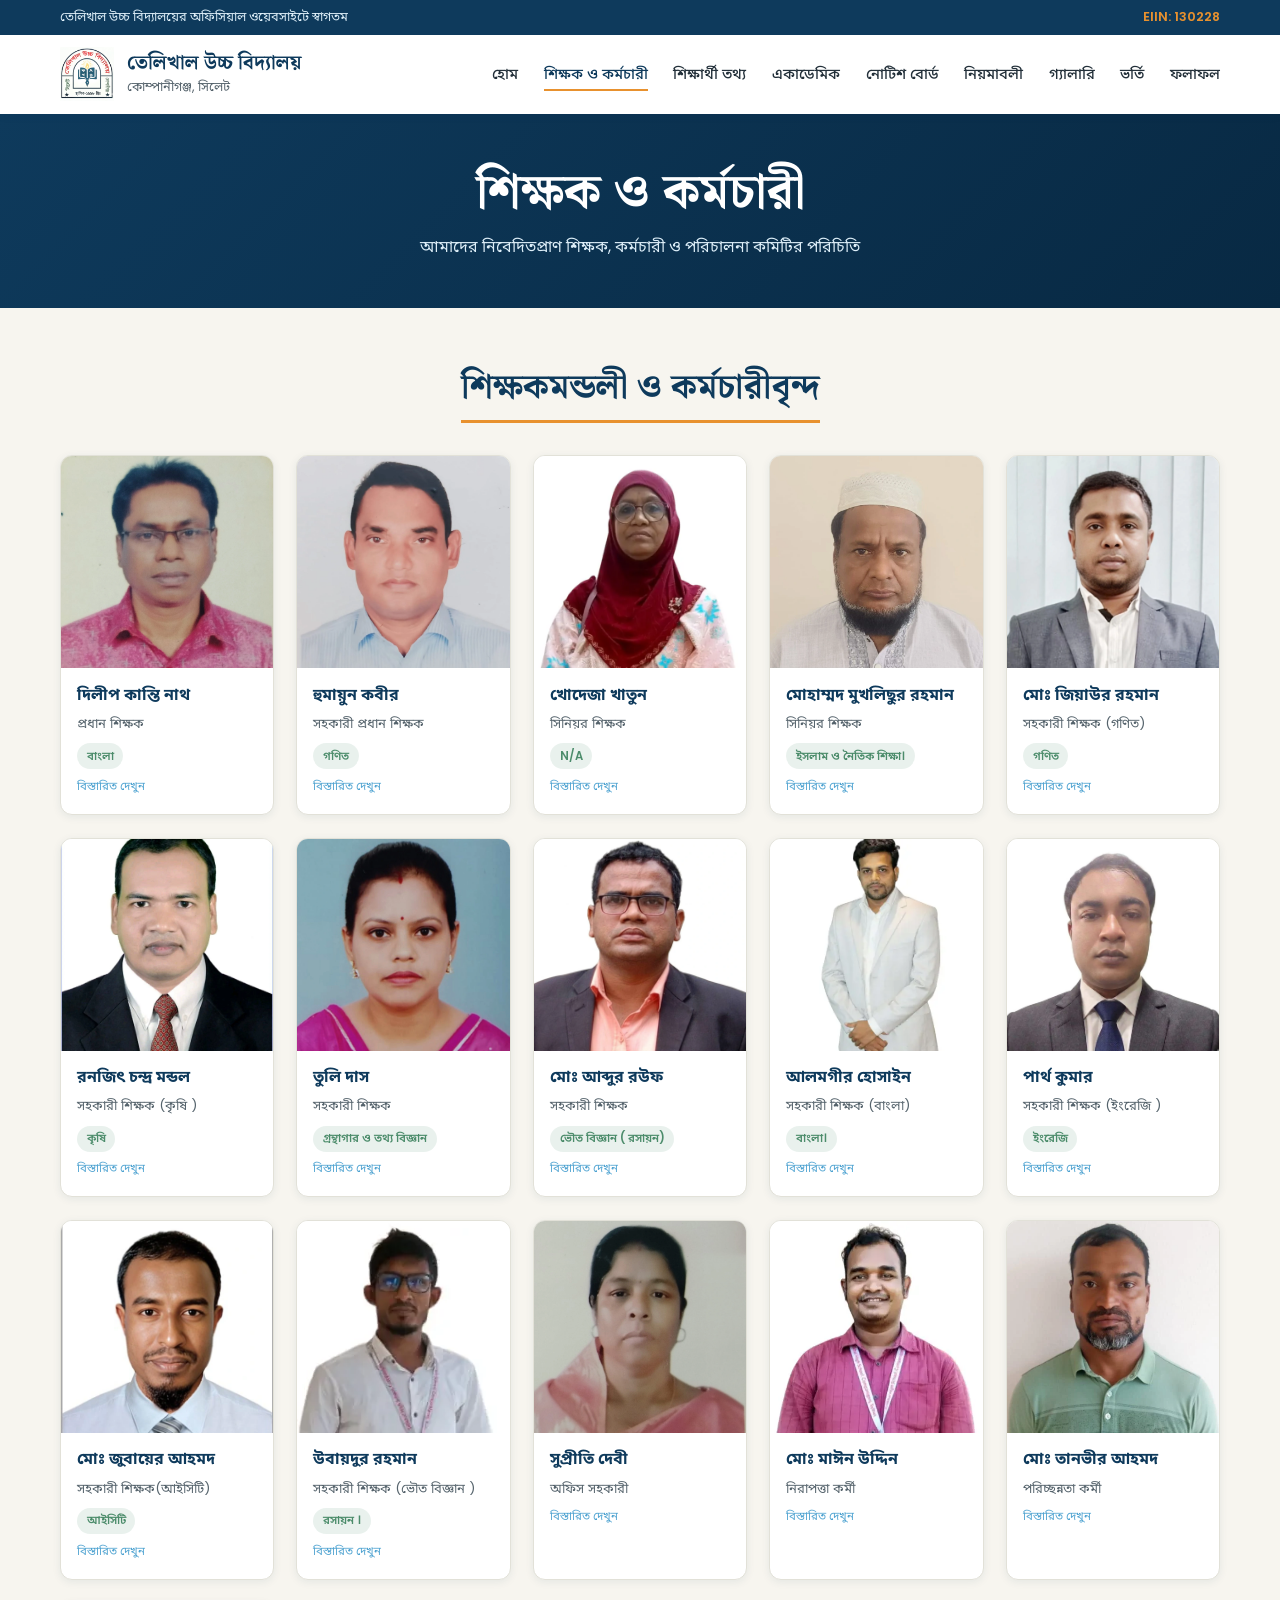
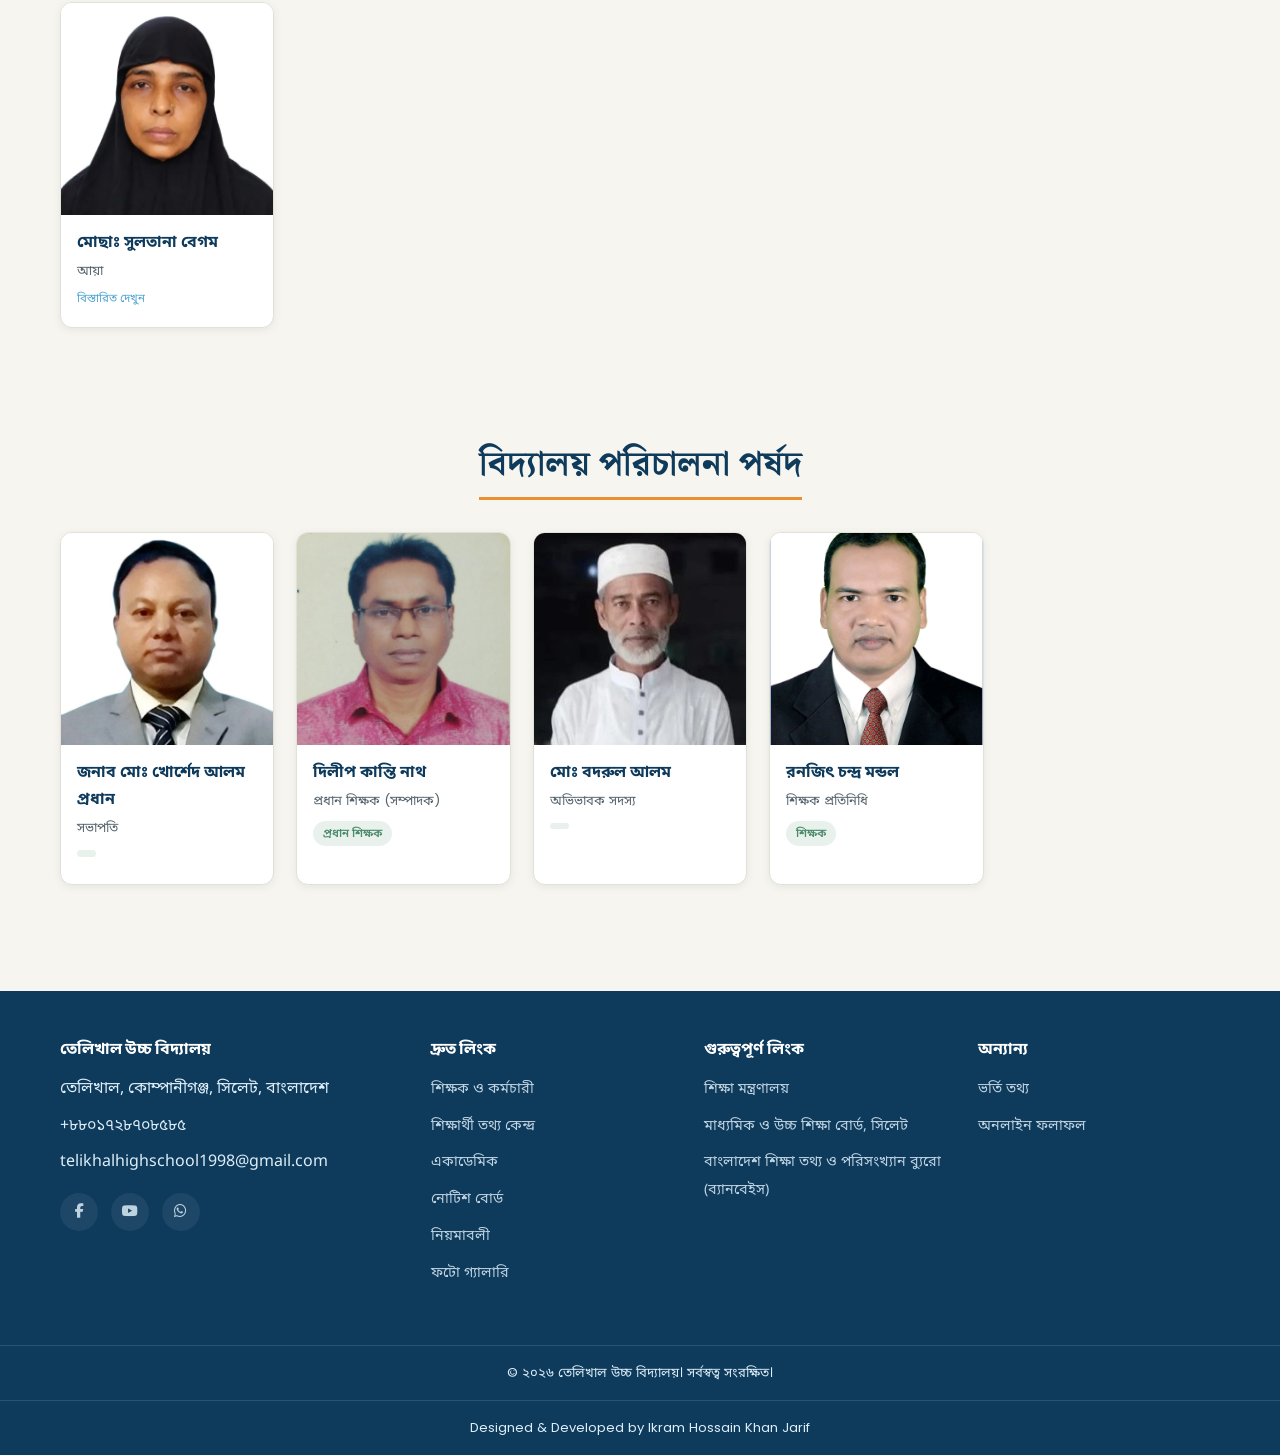
<file: teachers.html>
<!DOCTYPE html>
<html lang="bn">
<head>
<meta charset="UTF-8">
<meta name="viewport" content="width=device-width, initial-scale=1.0,viewport-fit=cover">
<meta name="color-scheme" content="light">
<script>
  if (window.matchMedia('(display-mode: standalone)').matches || window.navigator.standalone) {
    document.documentElement.classList.add('pwa-standalone');
  }
</script>
<title>শিক্ষক ও কর্মচারী | তেলিখাল উচ্চ বিদ্যালয়</title>
<meta name="description" content="তেলিখাল উচ্চ বিদ্যালয়ের শিক্ষক, কর্মচারী ও পরিচালনা কমিটির তথ্য">

<!-- SEO: Canonical URL -->
<link rel="canonical" href="https://tkhs.edu.bd/teachers.html">

<!-- SEO: Open Graph (ফেসবুক/হোয়াটসঅ্যাপে শেয়ার করলে প্রিভিউ দেখাবে) -->
<meta property="og:type" content="website">
<meta property="og:site_name" content="তেলিখাল উচ্চ বিদ্যালয় | Telikhal High School">
<meta property="og:title" content="শিক্ষক ও কর্মচারী |তেলিখাল উচ্চ বিদ্যালয় | Telikhal High School | কোম্পানীগঞ্জ, সিলেট">
<meta property="og:description" content="তেলিখাল উচ্চ বিদ্যালয়ের শিক্ষক, কর্মচারী ও পরিচালনা কমিটির তথ্য">
<meta property="og:image" content="https://tkhs.edu.bd/assets/images/logo/school-logo.png">
<meta property="og:url" content="https://tkhs.edu.bd/teachers.html">

<!-- SEO: Twitter Card -->
<meta name="twitter:card" content="summary">
<meta name="twitter:title" content="শিক্ষক ও কর্মচারী |তেলিখাল উচ্চ বিদ্যালয় | Telikhal High School">
<meta name="twitter:description" content="তেলিখাল উচ্চ বিদ্যালয়ের শিক্ষক, কর্মচারী ও পরিচালনা কমিটির তথ্য">
<meta name="twitter:image" content="https://tkhs.edu.bd/assets/images/logo/school-logo.png">

<link rel="icon" href="assets/images/logo/school-logo.png" type="image/png">
<link rel="preconnect" href="https://fonts.googleapis.com">
<link href="https://fonts.googleapis.com/css2?family=Noto+Serif+Bengali:wght@500;600;700&family=Noto+Sans+Bengali:wght@400;500;600;700&family=Poppins:wght@400;500;600;700&display=swap" rel="stylesheet">
<link rel="stylesheet" href="https://cdnjs.cloudflare.com/ajax/libs/font-awesome/6.7.2/css/all.min.css" >
<link rel="stylesheet" href="assets/css/base.css">
<link rel="stylesheet" href="assets/css/layout.css">
<link rel="stylesheet" href="assets/css/components.css">
<link rel="stylesheet" href="assets/css/pages/teachers.css">
</head>
<body>
<div id="offline-banner" class="offline-banner" style="display:none;">📡 আপনি অফলাইনে আছেন — ইন্টারনেট সংযোগ নিশ্চিত করুন </div>
<div id="ptr-indicator" class="ptr-indicator"><img src="assets/images/logo/school-logo.png" alt=""></div>
<!-- ===================== Header ===================== -->
<header class="site-header">
  <div class="header-top">
    <div class="container">
      <span>তেলিখাল উচ্চ বিদ্যালয়ের অফিসিয়াল ওয়েবসাইটে স্বাগতম </span>
      <span class="eiin school-eiin">EIIN: ...</span>
    </div>
  </div>
  <div class="header-main">
    <div class="container">
      <div class="brand">
        <img class="school-logo" src="assets/images/logo/school-logo.png" alt="স্কুল লোগো" onerror="this.src='https://via.placeholder.com/54x54.png?text=Logo'">
        <div class="brand-name">
          <h1 class="school-name-bn">তেলিখাল উচ্চ বিদ্যালয়</h1>
          <p>কোম্পানীগঞ্জ, সিলেট</p>
        </div>
      </div>
      <nav class="navbar">
        <ul class="nav-list" id="nav-list"></ul>
      </nav>
      <button class="nav-toggle" aria-label="মেনু খুলুন"><span></span><span></span><span></span></button>
    </div>
  </div>
</header>

<!-- ===================== Page Banner ===================== -->
<section class="page-banner">
  <div class="container">
    <h1>শিক্ষক ও কর্মচারী</h1>
    <p>আমাদের নিবেদিতপ্রাণ শিক্ষক, কর্মচারী ও পরিচালনা কমিটির পরিচিতি</p>
  </div>
</section>

<!-- ===================== Teachers Grid ===================== -->
<div class="container">
  <section class="section">
    <div class="section-title"><h2><span>শিক্ষকমন্ডলী ও কর্মচারীবৃন্দ</span></h2></div>
    <div class="card-grid" id="teachers-grid"></div>
  </section>

  <section class="section">
    <div class="section-title"><h2><span>বিদ্যালয় পরিচালনা পর্ষদ</span></h2></div>
    <div class="card-grid" id="committee-grid"></div>
  </section>
</div>

<!-- ===================== Footer ===================== -->
<footer class="site-footer">
  <div class="container footer-grid">
    <div>
      <h4 class="school-name-bn">তেলিখাল উচ্চ বিদ্যালয়</h4>
      <ul id="footer-contact"></ul>
      <div class="footer-social" id="footer-social"></div>
    </div>
    <div>
      <h4>দ্রুত লিংক</h4>
      <ul id="footer-quick-links"></ul>
    </div>
    <div>
      <h4>গুরুত্বপূর্ণ লিংক</h4>
      <ul id="footer-important-links"></ul>
    </div>
    <div>
      <h4>অন্যান্য</h4>
      <ul>
        <li><a href="admission.html">ভর্তি তথ্য</a></li>
        <li><a href="result.html">অনলাইন ফলাফল</a></li>
      </ul>
    </div>
  </div>
  <div class="footer-bottom">
    &copy; ২০২৬ তেলিখাল উচ্চ বিদ্যালয়। সর্বস্বত্ব সংরক্ষিত।
  </div>
  <div class="footer-bottom">
 <a href="https://jarif.is-a.dev" target="_blank" rel="noopener noreferrer">Designed & Developed by Ikram Hossain Khan Jarif</a>
  </div>
</footer>

<script type="module" src="assets/js/pages/teachers.js"></script>
<script src="assets/js/core/registerSW.js"></script>
<nav class="pwa-tabbar" aria-label="দ্রুত নেভিগেশন">
  <a href="index.html" class="pwa-tab-item"><span>🏠</span><small>হোম</small></a>
  <a href="notices.html" class="pwa-tab-item"><span>📢</span><small>নোটিশ</small></a>
  <a href="academic.html" class="pwa-tab-item"><span>📚</span><small>একাডেমিক</small></a>
  <a href="#" class="pwa-tab-item" id="pwa-menu-toggle"><span>☰</span><small>মেনু</small></a>
</body>
</html>
</file>
<file: assets/css/base.css>
/* =========================================================
   তেলিখাল উচ্চ বিদ্যালয় — Design Tokens
   ========================================================= */

:root {
  color-scheme: light; 

  /* ---- Core Palette ---- */
  --color-navy-deep:     #0E3A5C;  /*  প্রাইমারি, হেডার */
  --color-navy-darker:   #082943;  /*  hover/active শেড */
  --color-sky-blue:      #4FA3D1;  /*  সেকেন্ডারি */
  --color-sky-light:     #DDEEF8;  /*  ব্যাকগ্রাউন্ড টিন্ট */
  --color-amber:         #E8912E;  /* অ্যাকসেন্ট/CTA */
  --color-amber-dark:    #C97418;  /* amber hover */
  --color-paddy-green:   #4C8C6B;  
  --color-limestone:     #F7F5EF;  /*মূল ব্যাকগ্রাউন্ড */
  --color-white:         #FFFFFF;
  --color-ink:           #23303A;  /* মূল টেক্সট রঙ */
  --color-ink-soft:      #55636C;  /* সেকেন্ডারি টেক্সট */
  --color-border:        #E2E1D8;
  --color-danger:        #C0392B;

  /* ---- Typography ---- */
  --font-display: 'Noto Serif Bengali', 'Noto Sans Bengali', sans-serif; /* শিরোনাম  */
  --font-body:    'Noto Sans Bengali', 'Hind Siliguri', sans-serif;      /* মূল লেখা */
  --font-ui:      'Poppins', 'Noto Sans Bengali', sans-serif;            /* সংখ্যা, লেবেল, বাটন */

  --fs-h1: clamp(1.9rem, 1.5rem + 2vw, 3.2rem);
  --fs-h2: clamp(1.5rem, 1.2rem + 1.2vw, 2.3rem);
  --fs-h3: clamp(1.15rem, 1rem + 0.6vw, 1.5rem);
  --fs-body: 1rem;
  --fs-small: 0.875rem;

  /* ---- Spacing / Radius / Shadow ---- */
  --radius-sm: 6px;
  --radius-md: 12px;
  --radius-lg: 20px;
  --shadow-sm: 0 2px 8px rgba(14, 58, 92, 0.08);
  --shadow-md: 0 8px 24px rgba(14, 58, 92, 0.12);
  --shadow-lg: 0 16px 40px rgba(14, 58, 92, 0.18);

  --transition-base: 0.3s cubic-bezier(0.4, 0, 0.2, 1);
  --container-max: 1200px;
--safe-top: env(safe-area-inset-top, 0px);
--safe-bottom: env(safe-area-inset-bottom, 0px);
}

/* ---- Reset ---- */
*, *::before, *::after { box-sizing: border-box; margin: 0; padding: 0; }

html { scroll-behavior: smooth; }

body {
  font-family: var(--font-body);
  font-size: var(--fs-body);
  color: var(--color-ink);
  background: var(--color-limestone);
  line-height: 1.7;
  -webkit-font-smoothing: antialiased;
}

h1, h2, h3, h4 {
  font-family: var(--font-display);
  color: var(--color-navy-deep);
  line-height: 1.3;
  font-weight: 700;
}
h1 { font-size: var(--fs-h1); }
h2 { font-size: var(--fs-h2); }
h3 { font-size: var(--fs-h3); }

a { color: inherit; text-decoration: none; }
img { max-width: 100%; display: block; }
ul { list-style: none; }
button { font-family: inherit; cursor: pointer; border: none; background: none; }

.container {
  width: 100%;
  max-width: var(--container-max);
  margin-inline: auto;
  padding-inline: 1.25rem;
}

.section { padding-block: clamp(2.5rem, 2rem + 2vw, 5rem); }
.section-title {
  text-align: center;
  margin-bottom: 2rem;
  position: relative;
}
.section-title span {
  display: inline-block;
  padding-bottom: 0.6rem;
  border-bottom: 3px solid var(--color-amber);
}

/* ---- Reusable Buttons ---- */
.btn {
  display: inline-flex;
  align-items: center;
  gap: 0.5rem;
  font-family: var(--font-ui);
  font-weight: 600;
  font-size: var(--fs-small);
  padding: 0.7rem 1.4rem;
  border-radius: var(--radius-sm);
  transition: all var(--transition-base);
}
.btn-primary {
  background: var(--color-amber);
  color: var(--color-white);
}
.btn-primary:hover { background: var(--color-amber-dark); transform: translateY(-2px); }
.btn-outline {
  background: transparent;
  border: 1.5px solid var(--color-navy-deep);
  color: var(--color-navy-deep);
}
.btn-outline:hover { background: var(--color-navy-deep); color: var(--color-white); }

/* ---- Reduced Motion ---- */
@media (prefers-reduced-motion: reduce) {
  *, *::before, *::after {
    animation-duration: 0.01ms !important;
    animation-iteration-count: 1 !important;
    transition-duration: 0.01ms !important;
    scroll-behavior: auto !important;
  }
}

/* ---- Scroll Reveal Utility ---- */
.reveal-on-scroll {
  opacity: 0;
  transform: translateY(24px);
  transition: opacity 0.6s ease, transform 0.6s ease;
}
.reveal-on-scroll.revealed {
  opacity: 1;
  transform: translateY(0);
}

/* ---- Focus visibility ---- */
a:focus-visible, button:focus-visible, input:focus-visible {
  outline: 3px solid var(--color-amber);
  outline-offset: 2px;
}
.offline-banner {
  position: sticky;
  top: 0;
  z-index: 500;
  background: var(--color-amber);
  color: var(--color-white);
  text-align: center;
  padding: 0.5rem;
  font-family: var(--font-ui);
  font-size: 0.82rem;
}
.ptr-indicator {
  position: fixed;
  top: 8px;
  left: 50%;
  width: 36px; height: 36px;
  opacity: 0;
  transform: translateX(-50%) translateY(0);
  transition: opacity 0.2s ease;
  z-index: 400;
  pointer-events: none;
}
.ptr-indicator img { width: 100%; height: 100%; border-radius: 50%; }
.ptr-indicator.spinning img { animation: ptr-spin 0.6s linear infinite; }
@keyframes ptr-spin { to { transform: rotate(360deg); } }
</file>
<file: assets/css/layout.css>
/* ===================== Header ===================== */
.site-header {
  position: sticky;
  top: 0;
  z-index: 100;
  background: var(--color-white);
  box-shadow: var(--shadow-sm);
}
.header-top {
  background: var(--color-navy-deep);
  color: var(--color-sky-light);
  font-family: var(--font-ui);
  font-size: 0.8rem;
}
.header-top .container {
  display: flex;
  justify-content: space-between;
  align-items: center;
  padding-block: 0.4rem;
  flex-wrap: wrap;
  gap: 0.3rem;
}
.header-top .eiin { color: var(--color-amber); font-weight: 600; }

.header-main .container {
  display: flex;
  align-items: center;
  justify-content: space-between;
  padding-block: 0.8rem;
  gap: 1rem;
}
.brand {
  display: flex;
  align-items: center;
  gap: 0.8rem;
}
.brand img { width: 54px; height: 54px; border-radius: 0%; object-fit: cover; }
.brand-name h1 { font-size: 1.25rem; margin: 0; color: var(--color-navy-deep); }
.brand-name p { font-size: 0.8rem; color: var(--color-ink-soft); font-family: var(--font-ui); }

.navbar { display: flex; align-items: center; }
.nav-list { display: flex; gap: 1.6rem; font-family: var(--font-ui); font-weight: 500; font-size: 0.92rem; }
.nav-list a {
  position: relative;
  padding-block: 0.3rem;
  color: var(--color-ink);
  transition: color var(--transition-base);
}
.nav-list a::after {
  content: "";
  position: absolute;
  left: 0; bottom: -2px;
  width: 0; height: 2px;
  background: var(--color-amber);
  transition: width var(--transition-base);
}
.nav-list a:hover, .nav-list a.active { color: var(--color-navy-deep); }
.nav-list a:hover::after, .nav-list a.active::after { width: 100%; }

.nav-toggle {
  display: none;
  flex-direction: column;
  gap: 5px;
}
.nav-toggle span { width: 26px; height: 3px; background: var(--color-navy-deep); border-radius: 2px; }

@media (max-width: 860px) {
  .nav-toggle { display: flex; }
  .navbar {
    position: fixed;
    top: 0; right: -100%;
    width: min(78vw, 320px);
    height: 100vh;
    background: var(--color-white);
    flex-direction: column;
    align-items: flex-start;
    padding: 5rem 1.5rem 2rem;
    box-shadow: var(--shadow-lg);
    transition: right var(--transition-base);
    z-index: 200;
  }
  .navbar.open { right: 0; }
  .nav-list { flex-direction: column; gap: 1.4rem; }
}

/* খালি জায়গায় ট্যাপ করলে মোবাইল মেনু বন্ধ করার ব্যাকড্রপ
   (z-index অবশ্যই .site-header এর z-index (100) এর চেয়ে কম হতে হবে,
   নাহলে stacking context এর কারণে এটা navbar এর লিংকের উপরে বসে ট্যাপ আটকে দেয়) */
.nav-backdrop {
  position: fixed;
  inset: 0;
  background: rgba(14, 58, 92, 0.45);
  opacity: 0;
  visibility: hidden;
  transition: opacity var(--transition-base), visibility var(--transition-base);
  z-index: 90;
}
.nav-backdrop.open { opacity: 1; visibility: visible; }

/* ===================== Hero Slider ===================== */
.hero-slider {
  position: relative;
  height: min(72vh, 560px);
  overflow: hidden;
  color: var(--color-white);
}
/* মোবাইলে 72vh অনেক লম্বা/সরু বক্স হয়ে যায়, ফলে ল্যান্ডস্কেপ ছবি cover করতে গিয়ে
   অতিরিক্ত ক্রপ/জুম হয়ে দেখাচ্ছিল — তাই মোবাইলে উচ্চতা কমিয়ে আনা হলো */
@media (max-width: 600px) {
  .hero-slider { height: 42vh; min-height: 240px; max-height: 320px; }
}
.hero-slide {
  position: absolute;
  inset: 0;
  opacity: 0;
  transform: scale(1.04);
  transition: opacity 1s ease, transform 6s ease;
  background-size: cover;
  background-position: center;
  display: flex;
  align-items: center;
}
.hero-slide.active { opacity: 1; transform: scale(1); z-index: 2; }
.hero-slide::before {
  content: "";
  position: absolute; inset: 0;
  background: linear-gradient(to top, rgba(14,58,92,0.85), rgba(14,58,92,0.35));
}
.hero-slide-content { position: relative; z-index: 3; max-width: 620px; padding: 0 1.25rem; }
.hero-slide-content h2 { color: var(--color-white); font-size: var(--fs-h1); margin-bottom: 0.8rem; }
.hero-slide-content p { font-size: 1.05rem; color: var(--color-sky-light); margin-bottom: 1.4rem; }

.hero-dots {
  position: absolute;
  bottom: 1.2rem; left: 50%;
  transform: translateX(-50%);
  display: flex; gap: 0.5rem;
  z-index: 4;
}
.hero-dots button {
  width: 10px; height: 10px; border-radius: 50%;
  background: rgba(255,255,255,0.5);
  transition: all var(--transition-base);
}
.hero-dots button.active { background: var(--color-amber); width: 28px; border-radius: 6px; }

/* ===================== Main Grid (content + sidebar) ===================== */
.home-grid {
  display: grid;
  grid-template-columns: 2.3fr 1fr;
  gap: 2rem;
  align-items: start;
}
@media (max-width: 960px) {
  .home-grid { grid-template-columns: 1fr; }
}

/* ===================== Sidebar / Notice Widget ===================== */
.sidebar-widget {
  background: var(--color-white);
  border-radius: var(--radius-md);
  box-shadow: var(--shadow-sm);
  padding: 1.4rem;
  border-top: 4px solid var(--color-amber);
}
.sidebar-widget h3 {
  display: flex; align-items: center; gap: 0.5rem;
  margin-bottom: 1rem;
  font-size: 1.15rem;
}
.notice-item {
  display: block;
  padding: 0.8rem 0;
  border-bottom: 1px dashed var(--color-border);
}
.notice-item:last-child { border-bottom: none; }
.notice-item .badge {
  font-family: var(--font-ui);
  font-size: 0.7rem;
  color: var(--color-danger);
  font-weight: 600;
}
.notice-item h4 { font-size: 0.95rem; color: var(--color-ink); margin: 0.2rem 0; font-family: var(--font-body); font-weight: 600; }
.notice-item time { font-size: 0.78rem; color: var(--color-ink-soft); font-family: var(--font-ui); }

/* ===================== Footer ===================== */
.site-footer {
  background: var(--color-navy-deep);
  color: var(--color-sky-light);
  margin-top: 3rem;
}
.footer-grid {
  display: grid;
  grid-template-columns: 1.4fr 1fr 1fr 1fr;
  gap: 2rem;
  padding-block: 3rem;
}
@media (max-width: 760px) {
  .footer-grid { grid-template-columns: 1fr 1fr; }
}
.footer-grid h4 { color: var(--color-white); font-size: 1rem; margin-bottom: 1rem; font-family: var(--font-ui); }
.footer-grid ul li { margin-bottom: 0.6rem; }
.footer-grid a { color: var(--color-sky-light); opacity: 0.85; font-size: 0.9rem; transition: opacity var(--transition-base); }
.footer-grid a:hover { opacity: 1; color: var(--color-amber); }
.footer-social { display: flex; gap: 0.8rem; margin-top: 1rem; }
.footer-social a {
  width: 38px; height: 38px;
  display: grid; place-items: center;
  background: rgba(255,255,255,0.08);
  border-radius: 50%;
}
.footer-social a:hover { background: var(--color-amber); }
.footer-bottom {
  text-align: center;
  padding: 1rem;
  font-size: 0.82rem;
  border-top: 1px solid rgba(255,255,255,0.12);
  font-family: var(--font-ui);
}

.pwa-standalone .site-header {
  padding-top: var(--safe-top);
}
.pwa-tabbar { display: none; }
.pwa-standalone .nav-toggle { display: none; }

.pwa-standalone .pwa-tabbar {
  display: flex;
  position: fixed;
  bottom: 0; left: 0; right: 0;
  background: var(--color-white);
  border-top: 1px solid var(--color-border);
  padding-bottom: var(--safe-bottom);
  z-index: 300;
  box-shadow: 0 -2px 10px rgba(0,0,0,0.06);
}
.pwa-tab-item {
  flex: 1;
  display: flex;
  flex-direction: column;
  align-items: center;
  gap: 0.15rem;
  padding: 0.55rem 0;
  font-family: var(--font-ui);
  font-size: 0.68rem;
  color: var(--color-ink-soft);
}
.pwa-tab-item span { font-size: 1.25rem; }
.pwa-tab-item.active { color: var(--color-navy-deep); font-weight: 600; }


.pwa-standalone body { padding-bottom: calc(58px + var(--safe-bottom)); }
</file>
<file: assets/css/components.css>
/* ===================== Loading / Error States ===================== */
.loading-state, .error-state {
  display: flex; flex-direction: column; align-items: center;
  gap: 0.8rem; padding: 2.5rem 1rem; color: var(--color-ink-soft);
  font-family: var(--font-ui); font-size: 0.9rem;
}
.spinner {
  width: 34px; height: 34px;
  border: 4px solid var(--color-sky-light);
  border-top-color: var(--color-navy-deep);
  border-radius: 50%;
  animation: spin 0.8s linear infinite;
}
@keyframes spin { to { transform: rotate(360deg); } }

/* ===================== Message / Bani Cards (Headmaster, SMC) ===================== */
.message-grid {
  display: grid;
  grid-template-columns: 1fr 1fr;
  gap: 1.5rem;
}
@media (max-width: 760px) { .message-grid { grid-template-columns: 1fr; } }

.message-card {
  background: var(--color-white);
  border-radius: var(--radius-md);
  box-shadow: var(--shadow-sm);
  padding: 1.6rem;
  display: flex;
  gap: 1rem;
  transition: transform var(--transition-base);
}
.message-card:hover { transform: translateY(-4px); box-shadow: var(--shadow-md); }
.message-card img {
  width: 84px; height: 84px;
  border-radius: 50%;
  object-fit: cover;
  border: 3px solid var(--color-sky-light);
  flex-shrink: 0;
}
.message-card .name { font-weight: 700; color: var(--color-navy-deep); font-family: var(--font-body); }
.message-card .role { font-size: 0.82rem; color: var(--color-amber-dark); font-family: var(--font-ui); margin-bottom: 0.6rem; }
.message-card p.quote { font-size: 0.92rem; color: var(--color-ink-soft); font-style: italic; }

/* ===================== Card Grid (Teachers / Students / Achievements) ===================== */
.card-grid {
  display: grid;
  grid-template-columns: repeat(auto-fill, minmax(210px, 1fr));
  gap: 1.4rem;
}
.info-card {
  background: var(--color-white);
  border-radius: var(--radius-md);
  overflow: hidden;
  box-shadow: var(--shadow-sm);
  cursor: pointer;
  transition: transform var(--transition-base), box-shadow var(--transition-base);
  border: 1px solid var(--color-border);
}
.info-card:hover, .info-card:focus-visible { transform: translateY(-6px); box-shadow: var(--shadow-md); }
/* টাচ ডিভাইসে হোভার আটকে থেকে জ্যাঙ্ক এড়াতে - ট্যাপে হালকা স্কেল রেসপন্স */
@media (hover: none) {
  .info-card:hover { transform: none; box-shadow: var(--shadow-sm); }
  .info-card:active { transform: scale(0.97); }
}
.info-card .photo-wrap { aspect-ratio: 1/1; overflow: hidden; background: var(--color-sky-light); }
.info-card img { width: 100%; height: 100%; object-fit: cover; transition: transform var(--transition-base); }
.info-card:hover img { transform: scale(1.06); }

/* ছবি না থাকলে/লোড ব্যর্থ হলে নামের অক্ষর দিয়ে অ্যাভাটার */
.photo-wrap .avatar-fallback {
  width: 100%; height: 100%;
  display: flex; align-items: center; justify-content: center;
  font-family: var(--font-display);
  font-size: 2.6rem;
  font-weight: 700;
  color: var(--color-white);
}
.modal-header .avatar-fallback {
  width: 90px; height: 90px;
  border-radius: 50%;
  display: flex; align-items: center; justify-content: center;
  font-family: var(--font-display);
  font-size: 1.8rem;
  font-weight: 700;
  color: var(--color-white);
  border: 3px solid var(--color-sky-light);
  flex-shrink: 0;
}
.message-card .avatar-fallback {
  width: 84px; height: 84px;
  border-radius: 50%;
  display: flex; align-items: center; justify-content: center;
  font-family: var(--font-display);
  font-size: 1.7rem;
  font-weight: 700;
  color: var(--color-white);
  border: 3px solid var(--color-sky-light);
  flex-shrink: 0;
}
.info-card .card-body { padding: 0.9rem 1rem 1.1rem; }
.info-card .card-name { font-weight: 700; color: var(--color-navy-deep); font-size: 1rem; margin-bottom: 0.2rem; }
.info-card .card-role { font-size: 0.82rem; color: var(--color-ink-soft); font-family: var(--font-ui); }
.info-card .card-tag {
  display: inline-block;
  margin-top: 0.5rem;
  font-size: 0.72rem;
  font-family: var(--font-ui);
  font-weight: 600;
  color: var(--color-paddy-green);
  background: rgba(76,140,107,0.12);
  padding: 0.2rem 0.6rem;
  border-radius: 20px;
}
.info-card .card-hint {
  font-family: var(--font-ui);
  font-size: 0.72rem;
  color: var(--color-sky-blue);
  margin-top: 0.45rem;
}

/* মোবাইলে ফুল-ব্লিড স্কোয়ার ছবি অনেক বড় লাগছিল — তাই ছোট, বৃত্তাকার, বর্ডারযুক্ত করা হলো */
@media (max-width: 600px) {
  .info-card .photo-wrap {
    aspect-ratio: 1/1;
    width: 62%;
    max-width: 108px;
    margin: 1rem auto 0;
    border-radius: 50%;
    border: 3px solid var(--color-sky-light);
    box-shadow: var(--shadow-sm);
  }
  .info-card .card-body { text-align: center; }
  .info-card .photo-wrap .avatar-fallback { font-size: 1.6rem; }
}

/* ===================== Modal ===================== */
.modal-overlay {
  position: fixed; inset: 0;
  background: rgba(14,58,92,0.55);
  display: flex; align-items: center; justify-content: center;
  padding: 1rem;
  opacity: 0; visibility: hidden;
  transition: opacity var(--transition-base), visibility var(--transition-base);
  z-index: 1000;
}
.modal-overlay.open { opacity: 1; visibility: visible; }
.modal-box {
  background: var(--color-white);
  border-radius: var(--radius-lg);
  max-width: 480px; width: 100%;
  max-height: 88vh;
  overflow-y: auto;
  padding: 2rem;
  position: relative;
  transform: translateY(20px) scale(0.97);
  transition: transform var(--transition-base);
}
.modal-overlay.open .modal-box { transform: translateY(0) scale(1); }
.modal-box.modal-wide { max-width: 720px; }
.modal-close {
  position: absolute; top: 1rem; right: 1rem;
  width: 34px; height: 34px;
  border-radius: 50%;
  background: var(--color-limestone);
  display: grid; place-items: center;
  font-size: 1.2rem;
  color: var(--color-ink);
}
.modal-close:hover { background: var(--color-amber); color: var(--color-white); }
.modal-header { display: flex; gap: 1rem; align-items: center; margin-bottom: 1.2rem; }
.modal-header.modal-header-noimg { display: block; }
.modal-header img { width: 90px; height: 90px; border-radius: 50%; object-fit: cover; border: 3px solid var(--color-sky-light); }
.modal-body dl { display: grid; grid-template-columns: auto 1fr; gap: 0.5rem 1rem; font-size: 0.9rem; }
.modal-body dt { color: var(--color-ink-soft); font-family: var(--font-ui); }
.modal-body dd { color: var(--color-ink); font-weight: 600; }
.modal-body .address-note { margin-top: 1rem; font-size: 0.92rem; color: var(--color-ink-soft); border-top: 1px dashed var(--color-border); padding-top: 1rem; }

/* ===================== Skeleton shimmer (lazy loading placeholder) ===================== */
.skeleton-card {
  background: linear-gradient(90deg, var(--color-border) 25%, #f0efe8 37%, var(--color-border) 63%);
  background-size: 400% 100%;
  animation: shimmer 1.4s ease infinite;
  border-radius: var(--radius-md);
  aspect-ratio: 3/4;
}
@keyframes shimmer { 0% { background-position: 100% 50%; } 100% { background-position: 0 50%; } }

/* ===================== Google Map Widget ===================== */
.map-widget { border-radius: var(--radius-md); overflow: hidden; box-shadow: var(--shadow-sm); }
.map-widget iframe { width: 100%; height: 320px; border: 0; display: block; }
</file>
<file: assets/css/pages/teachers.css>
/* শিক্ষক ও কর্মচারী পেজ */
.page-banner {
  background: linear-gradient(135deg, var(--color-navy-deep), var(--color-navy-darker));
  color: var(--color-white);
  padding-block: 3rem;
  text-align: center;
}
.page-banner h1 { color: var(--color-white); }
.page-banner p { color: var(--color-sky-light); font-family: var(--font-ui); margin-top: 0.4rem; }

.section-divider {
  text-align: center;
  margin: 3rem 0 1.5rem;
}
</file>
<file: assets/css/pages/academic.css>
/* ===================== Tabs ===================== */
.academic-tabs {
  display: flex;
  flex-wrap: wrap;
  gap: 0.6rem;
  margin-bottom: 2rem;
  border-bottom: 2px solid var(--color-border);
}
.academic-tab-btn {
  font-family: var(--font-ui);
  font-weight: 600;
  font-size: 0.9rem;
  padding: 0.8rem 1.2rem;
  color: var(--color-ink-soft);
  border-bottom: 3px solid transparent;
  margin-bottom: -2px;
  transition: color var(--transition-base), border-color var(--transition-base);
}
.academic-tab-btn:hover { color: var(--color-navy-deep); }
.academic-tab-btn.active { color: var(--color-navy-deep); border-color: var(--color-amber); }
.academic-panel { display: none; }
.academic-panel.active { display: block; }

/* ===================== Sub-tabs (রুটিন প্যানেলের ভেতরে) ===================== */
.academic-subtabs {
  display: flex;
  flex-wrap: wrap;
  gap: 0.5rem;
  margin-bottom: 1.3rem;
}
.academic-subtab-btn {
  font-family: var(--font-ui);
  font-weight: 600;
  font-size: 0.82rem;
  padding: 0.5rem 1rem;
  border-radius: 20px;
  color: var(--color-navy-deep);
  background: var(--color-sky-light);
  transition: background var(--transition-base), color var(--transition-base);
}
.academic-subtab-btn:hover { background: var(--color-sky-blue); color: var(--color-white); }
.academic-subtab-btn.active { background: var(--color-navy-deep); color: var(--color-white); }
.academic-subpanel { display: none; }
.academic-subpanel.active { display: block; }

/* ===================== Class / Group Selector ===================== */
.academic-selector {
  display: flex;
  flex-wrap: wrap;
  gap: 0.8rem;
  margin-bottom: 1.5rem;
}
.academic-select {
  font-family: var(--font-ui);
  font-size: 16px;
  padding: 0.6rem 1rem;
  border-radius: var(--radius-sm);
  border: 1.5px solid var(--color-border);
  background: var(--color-white);
  min-height: 44px;
  min-width: 200px;
}

/* ===================== PDF Resource Card (রুটিন/ক্যালেন্ডার) ===================== */
.pdf-resource-card {
  background: var(--color-white);
  border-radius: var(--radius-md);
  box-shadow: var(--shadow-sm);
  padding: 1.3rem 1.5rem;
  display: flex;
  flex-wrap: wrap;
  gap: 1rem;
  justify-content: space-between;
  align-items: center;
  border-left: 4px solid var(--color-sky-blue);
}
.pdf-resource-card-highlight { border-left-color: var(--color-amber); }
.pdf-resource-title { font-weight: 700; color: var(--color-navy-deep); font-size: 1.02rem; margin-bottom: 0.2rem; }
.pdf-resource-sub { font-size: 0.85rem; color: var(--color-ink-soft); font-family: var(--font-ui); }

.pdf-link-btn {
  display: inline-flex;
  align-items: center;
  gap: 0.4rem;
  font-family: var(--font-ui);
  font-size: 0.85rem;
  font-weight: 600;
  color: var(--color-white);
  background: var(--color-amber);
  padding: 0.55rem 1.1rem;
  border-radius: var(--radius-sm);
  transition: background var(--transition-base);
  white-space: nowrap;
}
.pdf-link-btn:hover { background: var(--color-amber-dark); }
.pdf-link-btn-sm { padding: 0.4rem 0.85rem; font-size: 0.8rem; }

/* ===================== Subject List (সিলেবাস/পাঠ্যপুস্তক) ===================== */
.subject-resource-list {
  display: flex;
  flex-direction: column;
  gap: 0.7rem;
}
.subject-resource-row {
  background: var(--color-white);
  border-radius: var(--radius-sm);
  box-shadow: var(--shadow-sm);
  padding: 0.8rem 1.1rem;
  display: flex;
  align-items: center;
  justify-content: space-between;
  gap: 1rem;
  flex-wrap: wrap;
}
.subject-name { font-weight: 600; color: var(--color-ink); font-size: 0.95rem; }

/* ===================== Calendar Highlights (গুরুত্বপূর্ণ দিন ও ছুটি) ===================== */
.routine-updated { font-size: 0.8rem; color: var(--color-ink-soft); font-family: var(--font-ui); margin-bottom: 1rem; }

.event-list { display: flex; flex-direction: column; gap: 0.9rem; }
.event-item {
  display: flex;
  gap: 1rem;
  align-items: flex-start;
  background: var(--color-white);
  border-radius: var(--radius-md);
  box-shadow: var(--shadow-sm);
  padding: 1rem 1.2rem;
  border-left: 4px solid var(--color-amber);
}
.event-date {
  font-family: var(--font-ui);
  font-weight: 700;
  color: var(--color-navy-deep);
  font-size: 0.85rem;
  min-width: 92px;
}
.event-title { font-weight: 700; margin-bottom: 0.2rem; }
.event-type-badge {
  display: inline-block;
  font-family: var(--font-ui);
  font-size: 0.7rem;
  font-weight: 600;
  color: var(--color-paddy-green);
  background: rgba(76,140,107,0.12);
  padding: 0.15rem 0.6rem;
  border-radius: 20px;
}

.holiday-grid {
  display: grid;
  grid-template-columns: repeat(auto-fill, minmax(220px, 1fr));
  gap: 1rem;
}
.holiday-card {
  background: var(--color-white);
  border-radius: var(--radius-md);
  box-shadow: var(--shadow-sm);
  padding: 1rem 1.2rem;
  border-bottom: 3px solid var(--color-sky-blue);
}
.holiday-card .title { font-weight: 700; color: var(--color-navy-deep); margin-bottom: 0.3rem; }
.holiday-card .date { font-size: 0.82rem; color: var(--color-ink-soft); font-family: var(--font-ui); }

@media (max-width: 500px) {
  .pdf-resource-card { flex-direction: column; align-items: flex-start; }
  .pdf-link-btn { width: 100%; justify-content: center; }
}

/* ===================== Homework Tab ===================== */
.homework-gate {
  display: flex;
  flex-wrap: wrap;
  gap: 0.8rem;
  align-items: flex-end;
  margin-bottom: 1.2rem;
}
.homework-pin-row {
  display: flex;
  flex-wrap: wrap;
  gap: 0.6rem;
}
.homework-pin-row input {
  font-family: var(--font-ui);
  font-size: 16px;
  padding: 0.6rem 0.9rem;
  border-radius: var(--radius-sm);
  border: 1.5px solid var(--color-border);
  background: var(--color-white);
  min-height: 44px;
  min-width: 200px;
}
.homework-pin-row input:focus { outline: none; border-color: var(--color-sky-blue); }

.form-error-box {
  background: rgba(192, 57, 43, 0.08);
  border: 1.5px solid var(--color-danger);
  color: var(--color-danger);
  border-radius: var(--radius-sm);
  padding: 0.8rem 1rem;
  font-size: 0.88rem;
  margin-bottom: 1.2rem;
}

.homework-list {
  display: flex;
  flex-direction: column;
  gap: 0.9rem;
}
.homework-card {
  background: var(--color-white);
  border-radius: var(--radius-md);
  box-shadow: var(--shadow-sm);
  padding: 1rem 1.2rem;
  border-left: 4px solid var(--color-amber);
}
.homework-card-top {
  display: flex;
  flex-wrap: wrap;
  justify-content: space-between;
  gap: 0.5rem;
  margin-bottom: 0.4rem;
}
.homework-subject-badge {
  font-family: var(--font-ui);
  font-size: 0.75rem;
  font-weight: 700;
  color: var(--color-navy-deep);
  background: var(--color-sky-light);
  padding: 0.2rem 0.7rem;
  border-radius: 20px;
}
.homework-deadline {
  font-family: var(--font-ui);
  font-size: 0.78rem;
  color: var(--color-danger);
  font-weight: 600;
}
.homework-details { font-size: 0.92rem; color: var(--color-ink); margin-bottom: 0.3rem; }
.homework-assigned-on { font-family: var(--font-ui); font-size: 0.75rem; color: var(--color-ink-soft); }

.homework-empty {
  text-align: center;
  padding: 2rem 1rem;
  color: var(--color-ink-soft);
  font-size: 0.92rem;
}

/* ---- হেডটিচার মাসিক রিপোর্ট ---- */
.headteacher-report-section {
  margin-top: 3rem;
  padding-top: 2rem;
  border-top: 2px solid var(--color-border);
}
.report-status-note {
  font-family: var(--font-ui);
  font-size: 0.88rem;
  color: var(--color-ink-soft);
  background: var(--color-limestone);
  border: 1px dashed var(--color-border);
  border-radius: var(--radius-sm);
  padding: 0.9rem 1.1rem;
  margin-bottom: 1.2rem;
}
.report-card {
  background: var(--color-white);
  border-radius: var(--radius-md);
  box-shadow: var(--shadow-sm);
  padding: 1.3rem;
  margin-bottom: 1.2rem;
}
.report-card-header {
  display: flex;
  flex-wrap: wrap;
  justify-content: space-between;
  gap: 0.5rem;
  margin-bottom: 1rem;
  font-family: var(--font-ui);
  font-size: 0.85rem;
  color: var(--color-ink-soft);
}
.report-subject-block { margin-bottom: 1rem; }
.report-subject-block h4 {
  font-size: 0.95rem;
  color: var(--color-navy-deep);
  margin-bottom: 0.5rem;
}
.report-subject-block .count-badge {
  font-family: var(--font-ui);
  font-size: 0.72rem;
  font-weight: 700;
  color: var(--color-paddy-green);
  background: rgba(76,140,107,0.12);
  padding: 0.15rem 0.55rem;
  border-radius: 20px;
  margin-left: 0.4rem;
}
.report-subject-block ul { padding-left: 1.2rem; }
.report-subject-block li { font-size: 0.85rem; color: var(--color-ink-soft); margin-bottom: 0.3rem; }
.report-download-btn { margin-top: 0.5rem; }
</file>
<file: assets/css/pages/coming-soon.css>
.coming-soon-section {
  min-height: 55vh;
  display: flex;
  flex-direction: column;
  align-items: center;
  justify-content: center;
  text-align: center;
  padding: 3rem 1.25rem;
}
.coming-soon-icon {
  font-size: 3.5rem;
  margin-bottom: 1rem;
}
.coming-soon-section h1 { margin-bottom: 0.8rem; }
.coming-soon-section p {
  max-width: 46ch;
  color: var(--color-ink-soft);
  margin-bottom: 1.8rem;
}
.coming-soon-actions {
  display: flex;
  flex-wrap: wrap;
  gap: 0.8rem;
  justify-content: center;
}
</file>
<file: assets/css/pages/students.css>
/* ===================== Stats Dashboard ===================== */
.stats-grid {
  display: grid;
  grid-template-columns: repeat(auto-fit, minmax(140px, 1fr));
  gap: 1rem;
  margin-bottom: 2rem;
}
.stat-card {
  background: var(--color-white);
  border-radius: var(--radius-md);
  padding: 1.1rem 0.8rem;
  text-align: center;
  box-shadow: var(--shadow-sm);
  border-bottom: 3px solid var(--color-sky-blue);
}
.stat-card .stat-number {
  font-family: var(--font-ui);
  font-size: 1.6rem;
  font-weight: 700;
  color: var(--color-navy-deep);
}
.stat-card .stat-number-sm { font-size: 1.05rem; }
.stat-card .stat-label {
  font-size: 0.78rem;
  color: var(--color-ink-soft);
  font-family: var(--font-ui);
  margin-top: 0.2rem;
}

/* ===================== Class-wise Detailed Stats ===================== */
.class-stats-wrap {
  display: grid;
  grid-template-columns: repeat(auto-fit, minmax(260px, 1fr));
  gap: 1.2rem;
  margin-bottom: 2.5rem;
}
.class-stat-card {
  background: var(--color-white);
  border-radius: var(--radius-md);
  overflow: hidden;
  box-shadow: var(--shadow-sm);
}
.class-stat-header {
  background: var(--color-navy-deep);
  color: var(--color-white);
  font-family: var(--font-ui);
  font-weight: 600;
  display: flex;
  justify-content: space-between;
  align-items: center;
  padding: 0.8rem 1.1rem;
}
.class-stat-badge {
  background: var(--color-amber);
  color: var(--color-white);
  font-size: 0.78rem;
  padding: 0.2rem 0.7rem;
  border-radius: 20px;
}
.class-stat-body { padding: 0.9rem 1.1rem 1.1rem; }
.class-stat-row {
  display: flex;
  justify-content: space-between;
  font-size: 0.92rem;
  font-weight: 600;
  color: var(--color-ink);
  padding-top: 0.7rem;
}
.class-stat-sub {
  font-size: 0.78rem;
  color: var(--color-ink-soft);
  font-family: var(--font-ui);
  padding-left: 1.5rem;
  padding-bottom: 0.3rem;
  border-bottom: 1px dashed var(--color-border);
}
.class-stat-row:first-child { padding-top: 0; }
.group-wise-sub {
  display: flex;
  flex-wrap: wrap;
  gap: 0.3rem 0.8rem;
  border-bottom: none;
  padding-bottom: 0;
}

/* ===================== Filter / Search Bar ===================== */
.filter-bar {
  background: var(--color-limestone);
  padding-block: 0.8rem;
  margin-bottom: 1.5rem;
  display: flex;
  flex-wrap: wrap;
  gap: 0.7rem;
  align-items: center;
}
.filter-bar select,
.filter-bar input[type="search"] {
  font-family: var(--font-ui);
  font-size: 16px; /* >=16px প্রয়োজন যাতে iOS Safari অটো-জুম না করে */
  padding: 0.55rem 0.9rem;
  border-radius: var(--radius-sm);
  border: 1.5px solid var(--color-border);
  background: var(--color-white);
  color: var(--color-ink);
  min-height: 44px; /* টাচ-ফ্রেন্ডলি টার্গেট সাইজ */
}
.filter-bar select { flex: 0 1 140px; }
.filter-bar input[type="search"] { flex: 1 1 200px; min-width: 0; }
.filter-bar select:focus, .filter-bar input:focus {
  outline: none;
  border-color: var(--color-sky-blue);
}
.result-count {
  width: 100%;
  font-size: 0.82rem;
  color: var(--color-ink-soft);
  font-family: var(--font-ui);
}

/* ===================== Student Card tweaks ===================== */
.student-card .card-body { display: flex; flex-direction: column; gap: 0.15rem; }
.student-roll {
  font-family: var(--font-ui);
  font-size: 0.72rem;
  color: var(--color-sky-blue);
  font-weight: 700;
}

/* ===================== Student List Card (icon avatar style) ===================== */
.student-list-card {
  background: var(--color-white);
  border-radius: var(--radius-md);
  border: 1.5px solid var(--color-border);
  box-shadow: var(--shadow-sm);
  padding: 1.5rem 1rem;
  text-align: center;
  cursor: pointer;
  transition: transform var(--transition-base), box-shadow var(--transition-base), border-color var(--transition-base);
}
.student-list-card:hover, .student-list-card:focus-visible {
  transform: translateY(-4px);
  box-shadow: var(--shadow-md);
  border-color: var(--color-sky-blue);
}
@media (hover: none) {
  .student-list-card:hover { transform: none; box-shadow: var(--shadow-sm); border-color: var(--color-border); }
  .student-list-card:active { transform: scale(0.97); border-color: var(--color-sky-blue); }
}
.student-avatar-icon {
  width: 84px; height: 84px;
  margin: 0 auto 0.9rem;
  border-radius: 50%;
  background: var(--color-sky-light);
  border: 2px solid var(--color-sky-blue);
  display: flex; align-items: center; justify-content: center;
  font-size: 2.3rem;
}
.student-name {
  font-weight: 700;
  color: var(--color-navy-deep);
  font-size: 1rem;
  margin-bottom: 0.3rem;
}
.student-meta {
  font-size: 0.85rem;
  color: var(--color-ink-soft);
  font-family: var(--font-ui);
}

/* ===================== Student Modal (icon header + table) ===================== */
.student-modal-header { text-align: center; margin-bottom: 1.3rem; }
.student-avatar-icon-lg { width: 92px; height: 92px; font-size: 2.6rem; }
.student-modal-header h3 { margin-top: 0.5rem; color: var(--color-navy-deep); }

.student-info-table-wrap {
  border-radius: var(--radius-sm);
  overflow: hidden;
  box-shadow: var(--shadow-sm);
}
.student-info-table { width: 100%; border-collapse: collapse; font-size: 0.92rem; }
.student-info-table th, .student-info-table td {
  padding: 0.7rem 0.9rem;
  text-align: left;
  border-bottom: 1px solid var(--color-border);
}
.student-info-table th {
  background: var(--color-navy-deep);
  color: var(--color-white);
  font-weight: 600;
  width: 42%;
  font-family: var(--font-ui);
  font-size: 0.85rem;
}
.student-info-table td {
  background: var(--color-limestone);
  color: var(--color-ink);
  font-weight: 600;
}
.student-info-table tr:last-child th, .student-info-table tr:last-child td { border-bottom: none; }

/* ===================== Skeleton loading grid ===================== */
.skeleton-grid {
  display: grid;
  grid-template-columns: repeat(auto-fill, minmax(210px, 1fr));
  gap: 1.4rem;
}

/* ===================== Mobile smoothness ===================== */
@media (max-width: 600px) {
  .card-grid { grid-template-columns: repeat(auto-fill, minmax(150px, 1fr)); gap: 0.9rem; }
  .stats-grid { grid-template-columns: repeat(2, 1fr); }
}
</file>
<file: assets/css/pages/notices.css>
/* ===================== Notice Board ===================== */
.notice-board-list {
  display: flex;
  flex-direction: column;
  gap: 1rem;
}
.notice-board-item {
  background: var(--color-white);
  border-radius: var(--radius-md);
  box-shadow: var(--shadow-sm);
  padding: 1.1rem 1.3rem;
  border-left: 4px solid var(--color-sky-blue);
  transition: box-shadow var(--transition-base), transform var(--transition-base);
  scroll-margin-top: 90px; /* হোমপেজ থেকে #id লিংকে এলে হেডারের নিচে থামবে */
}
.notice-board-item.is-important { border-left-color: var(--color-danger); }
.notice-board-item:hover { box-shadow: var(--shadow-md); }
.notice-board-item.highlight {
  animation: highlight-flash 2s ease;
}
@keyframes highlight-flash {
  0%, 100% { box-shadow: var(--shadow-sm); }
  20%, 60% { box-shadow: 0 0 0 3px var(--color-amber); }
}

.notice-meta-row {
  display: flex;
  flex-wrap: wrap;
  align-items: center;
  gap: 0.6rem;
  margin-bottom: 0.4rem;
}
.notice-date {
  font-family: var(--font-ui);
  font-size: 0.78rem;
  color: var(--color-ink-soft);
}
.notice-category-badge {
  font-family: var(--font-ui);
  font-size: 0.7rem;
  font-weight: 600;
  color: var(--color-navy-deep);
  background: var(--color-sky-light);
  padding: 0.15rem 0.6rem;
  border-radius: 20px;
}
.notice-important-badge {
  font-family: var(--font-ui);
  font-size: 0.7rem;
  font-weight: 700;
  color: var(--color-white);
  background: var(--color-danger);
  padding: 0.15rem 0.6rem;
  border-radius: 20px;
}
.notice-board-item h3 { font-size: 1.02rem; margin-bottom: 0.4rem; }
.notice-details-text {
  font-size: 0.92rem;
  color: var(--color-ink-soft);
  margin-bottom: 0.8rem;
  display: none;
}
.notice-details-text.expanded { display: block; }

.notice-actions {
  display: flex;
  flex-wrap: wrap;
  gap: 0.6rem;
  align-items: center;
}
.notice-toggle-btn {
  font-family: var(--font-ui);
  font-size: 0.82rem;
  font-weight: 600;
  color: var(--color-navy-deep);
  padding: 0.4rem 0;
}
.notice-toggle-btn:hover { color: var(--color-amber-dark); }
.notice-pdf-btn {
  display: inline-flex;
  align-items: center;
  gap: 0.4rem;
  font-family: var(--font-ui);
  font-size: 0.82rem;
  font-weight: 600;
  color: var(--color-white);
  background: var(--color-amber);
  padding: 0.5rem 1rem;
  border-radius: var(--radius-sm);
  transition: background var(--transition-base);
}
.notice-pdf-btn:hover { background: var(--color-amber-dark); }

/* ===================== Notice Filter Bar ===================== */
.notice-filter-bar {
  display: flex;
  flex-wrap: wrap;
  gap: 0.7rem;
  margin-bottom: 1.5rem;
}
.notice-filter-bar select,
.notice-filter-bar input[type="search"] {
  font-family: var(--font-ui);
  font-size: 16px;
  padding: 0.55rem 0.9rem;
  border-radius: var(--radius-sm);
  border: 1.5px solid var(--color-border);
  background: var(--color-white);
  min-height: 44px;
}
.notice-filter-bar select { flex: 0 1 160px; }
.notice-filter-bar input[type="search"] { flex: 1 1 220px; min-width: 0; }
</file>
<file: assets/css/pages/regulations.css>
/* ===================== Regulation Accordion ===================== */
.regulation-list {
  display: flex;
  flex-direction: column;
  gap: 1rem;
}
.regulation-item {
  background: var(--color-white);
  border-radius: var(--radius-md);
  box-shadow: var(--shadow-sm);
  overflow: hidden;
}
.regulation-header {
  display: flex;
  align-items: center;
  gap: 0.8rem;
  padding: 1.1rem 1.3rem;
  cursor: pointer;
  user-select: none;
}
.regulation-header .icon {
  font-size: 1.4rem;
  flex-shrink: 0;
}
.regulation-header h3 {
  flex: 1;
  font-size: 1.02rem;
  margin: 0;
}
.regulation-header .toggle-arrow {
  font-family: var(--font-ui);
  color: var(--color-sky-blue);
  transition: transform var(--transition-base);
  flex-shrink: 0;
}
.regulation-item.open .toggle-arrow { transform: rotate(180deg); }

.regulation-body {
  max-height: 0;
  overflow: hidden;
  transition: max-height var(--transition-base);
  border-top: 1px solid transparent;
}
.regulation-item.open .regulation-body {
  max-height: 800px;
  border-top: 1px solid var(--color-border);
}
.regulation-body-inner { padding: 1.1rem 1.3rem 1.3rem; }
.regulation-body-inner ul { padding-left: 1.2rem; }
.regulation-body-inner li {
  font-size: 0.92rem;
  color: var(--color-ink-soft);
  margin-bottom: 0.6rem;
  list-style: disc;
}
.regulation-body-inner li:last-child { margin-bottom: 0; }

.regulation-not-available {
  display: flex;
  align-items: center;
  gap: 0.6rem;
  background: var(--color-limestone);
  border: 1px dashed var(--color-border);
  border-radius: var(--radius-sm);
  padding: 0.9rem 1.1rem;
  font-size: 0.9rem;
  color: var(--color-ink-soft);
}
</file>
<file: assets/css/pages/result.css>
/* ===================== Search Form ===================== */
.result-search-card {
  background: var(--color-white);
  border-radius: var(--radius-md);
  box-shadow: var(--shadow-sm);
  padding: 1.6rem;
  max-width: 560px;
  margin: 0 auto 2rem;
}
.result-form-grid {
  display: grid;
  grid-template-columns: 1fr 1fr;
  gap: 1rem;
}
.result-form-grid .full-width { grid-column: 1 / -1; }
@media (max-width: 560px) {
  .result-form-grid { grid-template-columns: 1fr; }
}
.result-form-grid label {
  display: block;
  font-family: var(--font-ui);
  font-size: 0.82rem;
  font-weight: 600;
  color: var(--color-ink-soft);
  margin-bottom: 0.35rem;
}
.result-form-grid select,
.result-form-grid input {
  width: 100%;
  font-family: var(--font-ui);
  font-size: 16px;
  padding: 0.6rem 0.8rem;
  border-radius: var(--radius-sm);
  border: 1.5px solid var(--color-border);
  background: var(--color-white);
  min-height: 44px;
}
.result-form-grid select:focus, .result-form-grid input:focus {
  outline: none;
  border-color: var(--color-sky-blue);
}
.result-submit-btn {
  width: 100%;
  margin-top: 1.4rem;
  justify-content: center;
  font-size: 0.95rem;
  padding: 0.75rem;
}

.result-error {
  max-width: 560px;
  margin: 0 auto 1.5rem;
  background: rgba(192, 57, 43, 0.08);
  border: 1.5px solid var(--color-danger);
  color: var(--color-danger);
  border-radius: var(--radius-sm);
  padding: 0.9rem 1.1rem;
  font-size: 0.9rem;
  text-align: center;
}

/* ===================== Marksheet Card ===================== */
.marksheet-card {
  position: relative;
  background: var(--color-white);
  border: 1.5px solid var(--color-sky-blue);
  border-radius: var(--radius-md);
  box-shadow: var(--shadow-md);
  padding: 1.8rem;
  max-width: 760px;
  margin: 0 auto;
  overflow: hidden;
}

.marksheet-watermark {
  position: absolute;
  top: 50%;
  left: 50%;
  transform: translate(-50%, -50%);
  width: 55%;
  max-width: 320px;
  opacity: 0.07;
  pointer-events: none;
  user-select: none;
  z-index: 0;
  -webkit-print-color-adjust: exact;
  print-color-adjust: exact;
}
.marksheet-content { position: relative; z-index: 1; }

/* ---- Header: লোগো + নাম, নিচে ঠিকানা/EIIN, তারপর আলাদা "একাডেমিক মার্কশিট" লেবেল ---- */
.marksheet-header {
  display: flex;
  align-items: center;
  gap: 1rem;
  border-bottom: 2px solid var(--color-sky-light);
  padding-bottom: 1.2rem;
  margin-bottom: 1.2rem;
}
.marksheet-header-logo {
  height: 64px;
  width: auto;
  max-width: 72px;
  object-fit: contain;
  border-radius: 0; /* গোল নয় */
  flex-shrink: 0;
}
.marksheet-header-text h2 { margin-bottom: 0.15rem; }
.marksheet-address {
  font-family: var(--font-ui);
  font-size: 0.8rem;
  color: var(--color-ink-soft);
  margin-bottom: 0.4rem;
}
.marksheet-doc-label {
  display: inline-block;
  font-family: var(--font-ui);
  font-size: 0.78rem;
  font-weight: 700;
  letter-spacing: 0.03em;
  color: var(--color-navy-deep);
  background: var(--color-sky-light);
  padding: 0.2rem 0.7rem;
  border-radius: 20px;
}

.marksheet-meta-row {
  display: flex;
  flex-wrap: wrap;
  justify-content: space-between;
  gap: 0.6rem;
  font-family: var(--font-ui);
  font-size: 0.88rem;
  margin-bottom: 1.3rem;
}
.marksheet-meta-row strong { color: var(--color-navy-deep); }

/* ---- Table (দুই-স্তরের হেডার: প্রাপ্ত/সর্বোচ্চ সাব-কলাম) ---- */
.marksheet-table-wrap { overflow-x: auto; border-radius: var(--radius-sm); box-shadow: var(--shadow-sm); margin-bottom: 1.5rem; }
.marksheet-table { width: 100%; border-collapse: collapse; min-width: 760px; }
.marksheet-table th, .marksheet-table td {
  padding: 0.6rem 0.7rem;
  text-align: center;
  border-bottom: 1px solid var(--color-border);
  border-right: 1px solid rgba(255,255,255,0.15);
  font-size: 0.85rem;
}
.marksheet-table td:first-child, .marksheet-table th:first-child { text-align: left; }
.marksheet-table th {
  background: var(--color-navy-deep);
  color: var(--color-white);
  font-family: var(--font-ui);
  font-weight: 600;
  font-size: 0.78rem;
}
.marksheet-table tr:last-child td { border-bottom: none; }
.grade-f { color: var(--color-danger); font-weight: 700; }
.component-fail-note {
  font-size: 0.7rem;
  color: var(--color-danger);
  font-family: var(--font-ui);
  font-weight: 500;
  margin-top: 0.2rem;
  text-align: left;
}

/* ---- Summary Cards (সবগুলো এক সারিতে, ছোট করে — জায়গা বাঁচাতে) ---- */
.gpa-summary-grid {
  display: grid;
  grid-template-columns: repeat(5, 1fr);
  gap: 0.5rem;
  margin-bottom: 1.2rem;
}
.gpa-summary-card {
  text-align: center;
  padding: 0.55rem 0.3rem;
  border-radius: var(--radius-sm);
  background: var(--color-sky-light);
  -webkit-print-color-adjust: exact;
  print-color-adjust: exact;
}
.gpa-summary-card .label { font-family: var(--font-ui); font-size: 0.65rem; color: var(--color-ink-soft); line-height: 1.2; }
.gpa-summary-card .value { font-family: var(--font-ui); font-size: 1.02rem; font-weight: 700; color: var(--color-navy-deep); }
.status-pass { color: var(--color-paddy-green) !important; }
.status-fail { color: var(--color-danger) !important; }

@media (max-width: 560px) {
  .gpa-summary-grid { grid-template-columns: repeat(2, 1fr); }
}

/* ---- মন্তব্য ---- */
.marksheet-comment {
  background: var(--color-limestone);
  border: 1px dashed var(--color-border);
  border-radius: var(--radius-sm);
  padding: 0.8rem 1rem;
  margin-bottom: 1.5rem;
  font-size: 0.9rem;
}
.comment-label { font-weight: 700; color: var(--color-navy-deep); margin-right: 0.4rem; }
.comment-text { color: var(--color-ink-soft); }

/* ---- স্বাক্ষর ---- */
.marksheet-signatures {
  display: grid;
  grid-template-columns: 1fr 1fr;
  gap: 1.5rem;
  margin-bottom: 1rem;
}
.signature-box { text-align: center; }
.signature-img { display: block; height: 50px; margin: 0 auto 0.2rem; object-fit: contain; }
.signature-blank { height: 50px; }
.signature-line { border-top: 1.5px solid var(--color-ink); margin: 0 0.5rem; }
.signature-box p { font-family: var(--font-ui); font-size: 0.78rem; color: var(--color-ink-soft); margin-top: 0.3rem; }

.marksheet-print-date {
  text-align: center;
  font-family: var(--font-ui);
  font-size: 0.75rem;
  color: var(--color-ink-soft);
  margin-bottom: 1.2rem;
}

.marksheet-actions { text-align: center; }
.marksheet-actions .btn { padding: 0.7rem 1.6rem; }

/* ===================== Print styles ===================== */
@media print {
  .site-header, .site-footer, .page-banner, .result-search-card, .marksheet-actions, .nav-backdrop {
    display: none !important;
  }
  /* ব্রাউজারের "Print backgrounds" সেটিং বন্ধ থাকলেও যেন গ্রিড/ব্যাজের রঙ প্রিন্টে
     মুছে না যায় — সব এলিমেন্টে জোর করে প্রিন্ট-কালার-এডজাস্ট চালু করা হলো */
  * {
    -webkit-print-color-adjust: exact !important;
    print-color-adjust: exact !important;
    color-adjust: exact !important;
  }

  body { background: var(--color-white); }
  .marksheet-card { box-shadow: none; max-width: 100%; padding: 0.6rem; border-width: 1px; }
  .reveal-on-scroll { opacity: 1 !important; transform: none !important; }

  /* এক পাতায় ফিট করাতে হেডার/মেটা/কমেন্ট/স্বাক্ষরের স্পেসিং কমানো হলো */
  .marksheet-header { padding-bottom: 0.6rem; margin-bottom: 0.6rem; }
  .marksheet-meta-row { margin-bottom: 0.6rem; }
  .marksheet-comment { padding: 0.5rem 0.7rem; margin-bottom: 0.7rem; font-size: 0.8rem; }
  .marksheet-signatures { margin-bottom: 0.5rem; gap: 1rem; }
  .marksheet-print-date { margin-bottom: 0.5rem; }

  /* টেবিলের min-width বাদ দিয়ে fixed-layout করা হচ্ছে, যাতে A4-এর বাইরে গিয়ে
     ডান পাশের কলাম (গ্রেড/জিপিএ) কেটে না যায় — কলামগুলো নির্দিষ্ট % ভাগ করে দেওয়া আছে */
  .marksheet-table-wrap { overflow: visible; box-shadow: none; margin-bottom: 0.8rem; }
  .marksheet-table {
    min-width: 0;
    width: 100%;
    table-layout: fixed;
    font-size: 0.68rem;
  }
  .marksheet-table th, .marksheet-table td {
    padding: 0.3rem 0.25rem;
    word-break: break-word;
  }
  .marksheet-table th:nth-child(1), .marksheet-table td:nth-child(1) { width: 24%; }
  .marksheet-table th:nth-child(n+2), .marksheet-table td:nth-child(n+2) { width: 9.5%; }

  .marksheet-watermark { width: 45%; }
  .gpa-summary-card { padding: 0.4rem 0.3rem; }
  .gpa-summary-card .value { font-size: 1.1rem; }

  @page { size: A4; margin: 10mm; }
}

@media (max-width: 560px) {
  .marksheet-header { flex-direction: column; text-align: center; }
  .marksheet-signatures { grid-template-columns: 1fr; gap: 2rem; }
}
</file>
